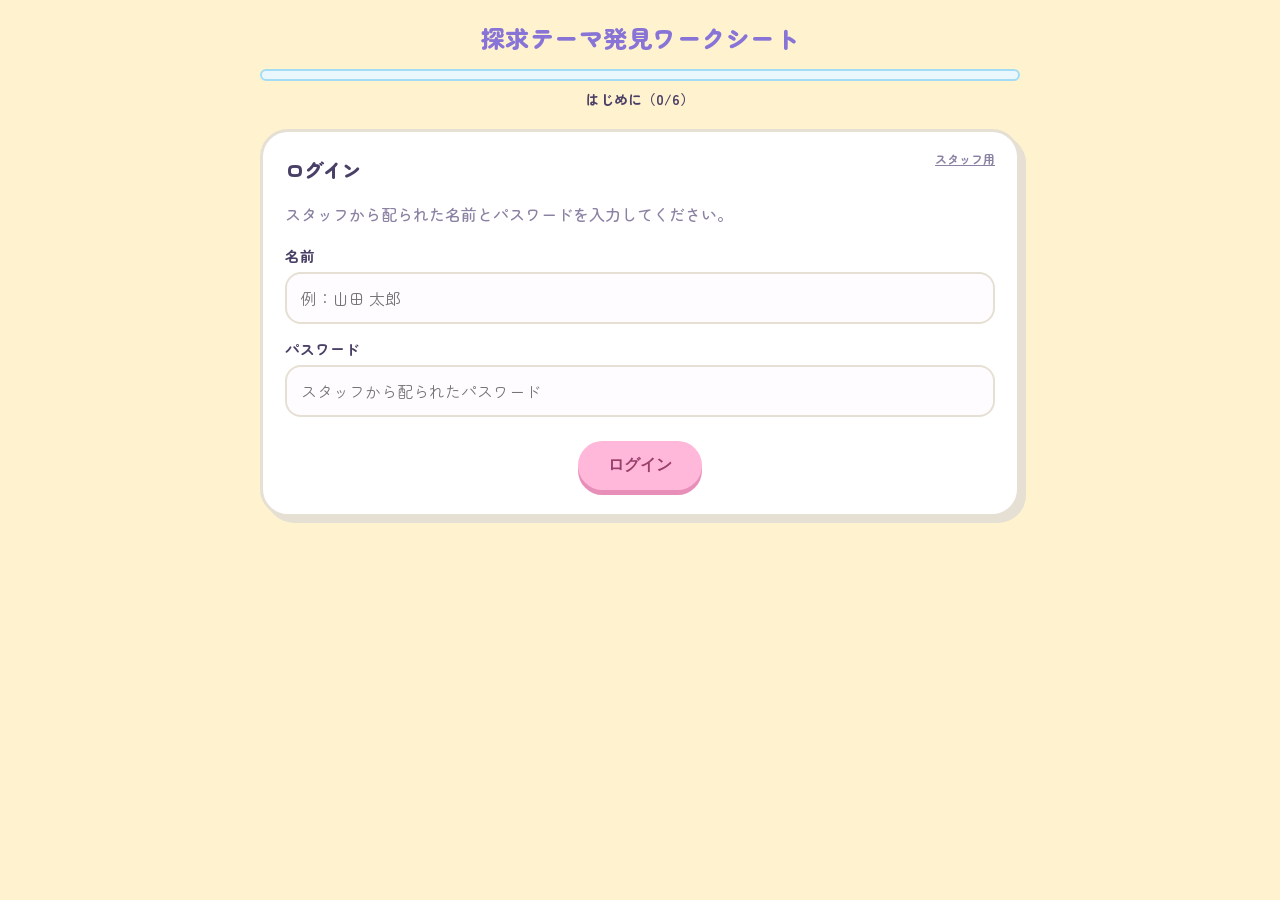
<file: index.html>
<!DOCTYPE html>
<html lang="ja">
<head>
<meta charset="UTF-8">
<meta name="viewport" content="width=device-width, initial-scale=1.0">
<meta name="robots" content="noindex, nofollow">
<link rel="icon" type="image/jpeg" href="favicon.jpg">
<title>探求テーマ発見ワークシート</title>
<link rel="stylesheet" href="style.css">
</head>
<body>
<div class="app">
  <div id="app-header"></div>

  <div class="card">
    <h2>「好き」や「気になる」から、調べてみたい問いをつくろう</h2>
    <p class="lead">
      まず30個の文を直感でチェックします。「少しでも気になる」「もっと知りたい」と思ったら
      点数を高めに、そうでなければ低めに選んでください。迷ったときは、深く考えすぎず
      今の気分で選んでOKです。
    </p>

    <label class="field">名前
      <input type="text" id="name" placeholder="例：山田 太郎">
    </label>
    <label class="field">学年
      <input type="text" id="grade" placeholder="例：中学2年">
    </label>
    <label class="field">日付
      <input type="date" id="date">
    </label>
  </div>

  <div class="intro-buttons">
    <button type="button" class="btn btn-primary" id="start-btn">はじめる →</button>
  </div>
  <div class="intro-buttons">
    <a class="btn btn-ghost" href="choose.html">← 戻る</a>
  </div>
</div>

<script src="app.js"></script>
<script>
  renderHeader(0);
  const auth = requireStudentAuth();

  if (auth) {
    const state = loadState();
    document.getElementById("name").value = auth.name;
    document.getElementById("name").disabled = true;
    document.getElementById("grade").value = state.profile.grade;
    document.getElementById("date").value = state.profile.date || new Date().toISOString().slice(0, 10);

    document.getElementById("start-btn").addEventListener("click", () => {
      state.profile.name = auth.name;
      state.profile.grade = document.getElementById("grade").value.trim();
      state.profile.date = document.getElementById("date").value;
      saveState(state);
      goTo("step1.html");
    });
  }
</script>
</body>
</html>
</file>
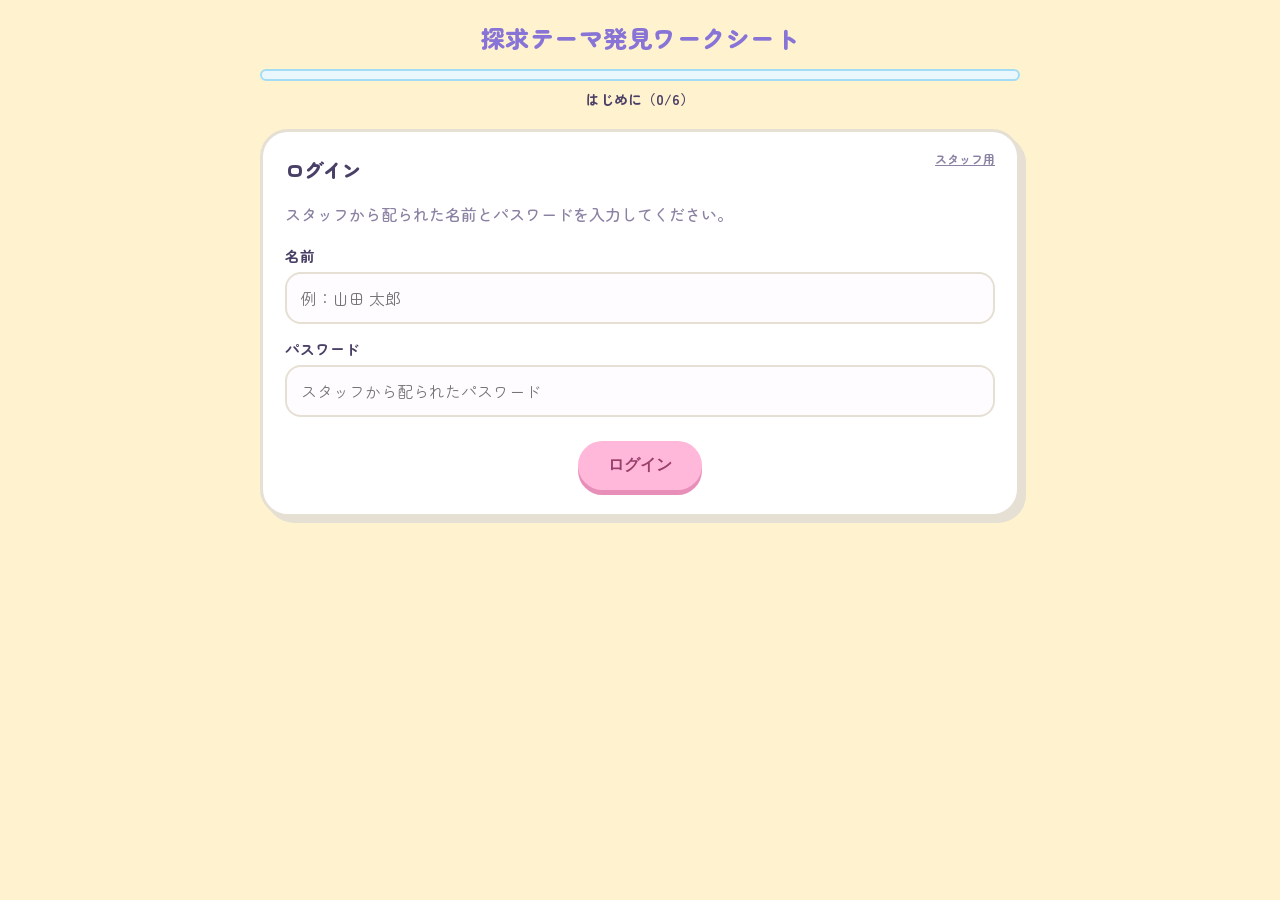
<file: choose.html>
<!DOCTYPE html>
<html lang="ja">
<head>
<meta charset="UTF-8">
<meta name="viewport" content="width=device-width, initial-scale=1.0">
<meta name="robots" content="noindex, nofollow">
<link rel="icon" type="image/jpeg" href="favicon.jpg">
<title>どちらを使いますか？｜探求テーマ発見ワークシート</title>
<link rel="stylesheet" href="style.css">
</head>
<body>
<div class="app">
  <div id="app-header"></div>

  <div class="card">
    <h2 id="welcome"></h2>
    <p class="lead">どちらのワークシートを使いますか？</p>
  </div>

  <div class="intro-buttons">
    <a class="btn btn-primary" href="index.html">中学生・高校生向け</a>
  </div>
  <div class="intro-buttons">
    <a class="btn btn-primary" href="elementary/start.html">小学生向け</a>
  </div>
  <div class="intro-buttons">
    <a class="btn btn-ghost" href="mypage.html">自分の結果を見る</a>
  </div>
  <div class="intro-buttons">
    <button type="button" class="btn btn-ghost" id="logout-btn" style="opacity:.7;">ログアウト</button>
  </div>
</div>

<script src="app.js"></script>
<script>
  renderHeader(0, { labels: ["はじめに"], total: 1 });
  const auth = requireStudentAuth();
  if (auth) {
    document.getElementById("welcome").textContent = `ようこそ、${auth.name}さん`;
    document.getElementById("logout-btn").addEventListener("click", logout);
  }
</script>
</body>
</html>
</file>
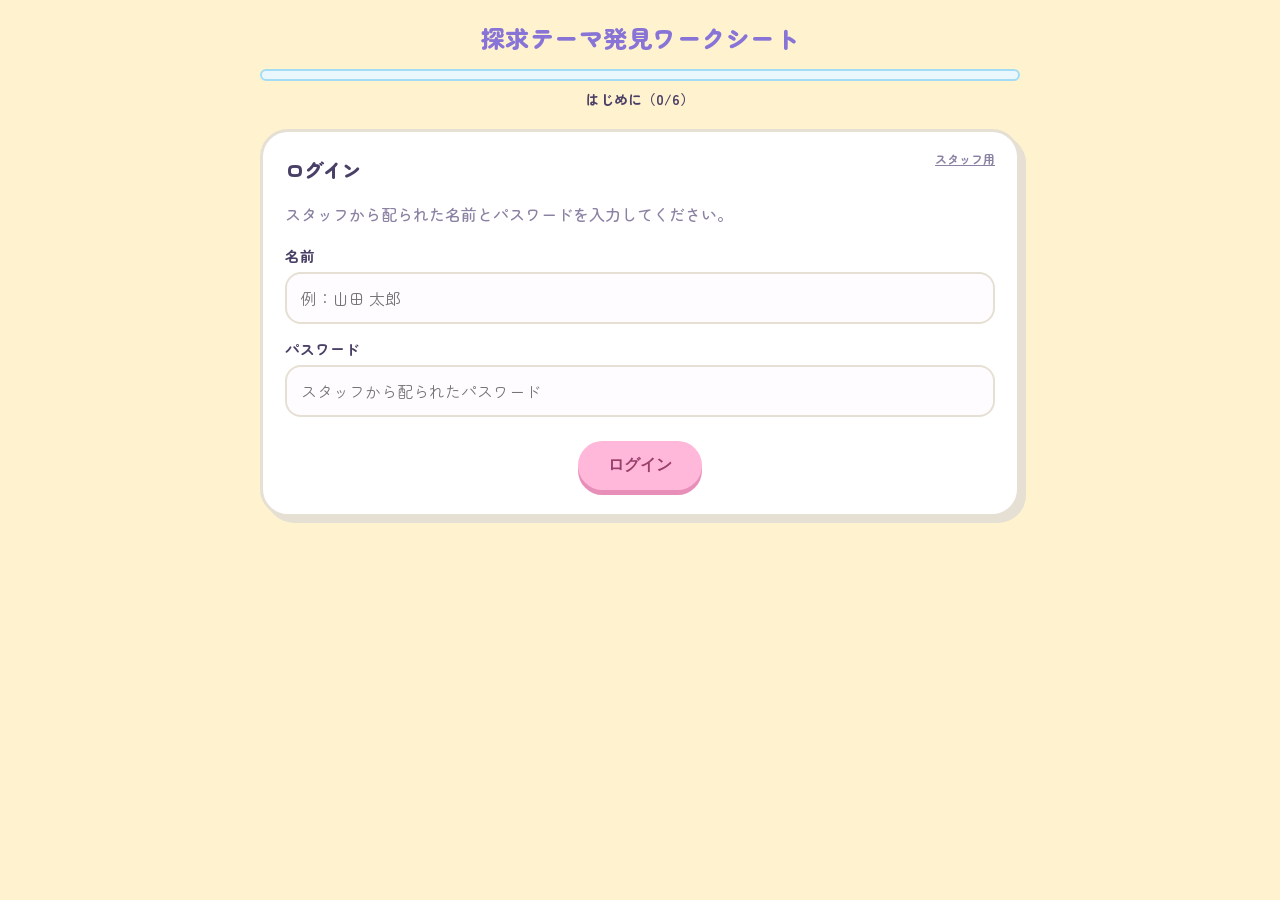
<file: login.html>
<!DOCTYPE html>
<html lang="ja">
<head>
<meta charset="UTF-8">
<meta name="viewport" content="width=device-width, initial-scale=1.0">
<meta name="robots" content="noindex, nofollow">
<link rel="icon" type="image/jpeg" href="favicon.jpg">
<title>ログイン｜探求テーマ発見ワークシート</title>
<link rel="stylesheet" href="style.css">
</head>
<body>
<div class="app">
  <div id="app-header"></div>

  <div class="card login-card">
    <button type="button" class="staff-link" id="toggle-staff">スタッフ用</button>
    <h2 id="login-title">ログイン</h2>

    <div id="student-form">
      <p class="lead">スタッフから配られた名前とパスワードを入力してください。</p>
      <label class="field">名前
        <input type="text" id="student-name" placeholder="例：山田 太郎">
      </label>
      <label class="field">パスワード
        <input type="text" id="student-password" placeholder="スタッフから配られたパスワード">
      </label>
      <p class="hint" id="student-error" style="color:#c2410c;"></p>
      <div class="intro-buttons">
        <button type="button" class="btn btn-primary" id="student-login-btn">ログイン</button>
      </div>
    </div>

    <div id="staff-form" style="display:none;">
      <p class="lead">スタッフ用のログインです。</p>
      <label class="field">スタッフパスワード
        <input type="text" id="staff-password" placeholder="スタッフ共通パスワード">
      </label>
      <p class="hint" id="staff-error" style="color:#c2410c;"></p>
      <div class="intro-buttons">
        <button type="button" class="btn btn-primary" id="staff-login-btn">ログイン</button>
      </div>
    </div>
  </div>
</div>

<script src="app.js"></script>
<script>
  renderHeader(0);

  const studentForm = document.getElementById("student-form");
  const staffForm = document.getElementById("staff-form");

  const toggleBtn = document.getElementById("toggle-staff");
  const titleEl = document.getElementById("login-title");
  let staffMode = false;
  toggleBtn.addEventListener("click", () => {
    staffMode = !staffMode;
    studentForm.style.display = staffMode ? "none" : "block";
    staffForm.style.display = staffMode ? "block" : "none";
    toggleBtn.textContent = staffMode ? "生徒用に戻る" : "スタッフ用";
    titleEl.textContent = staffMode ? "スタッフログイン" : "ログイン";
  });

  document.getElementById("student-login-btn").addEventListener("click", async () => {
    const name = document.getElementById("student-name").value.trim();
    const password = document.getElementById("student-password").value.trim();
    const errorEl = document.getElementById("student-error");
    errorEl.textContent = "";
    if (!name || !password) {
      errorEl.textContent = "名前とパスワードを入力してください。";
      return;
    }
    const btn = document.getElementById("student-login-btn");
    btn.disabled = true;
    const result = await apiCall("login_student", { name, password });
    btn.disabled = false;
    if (result.ok) {
      sessionStorage.setItem(AUTH_KEY_STUDENT, JSON.stringify({ name, password }));
      goTo("choose.html");
    } else {
      errorEl.textContent = result.error || "ログインできませんでした。";
    }
  });

  document.getElementById("staff-login-btn").addEventListener("click", async () => {
    const password = document.getElementById("staff-password").value.trim();
    const errorEl = document.getElementById("staff-error");
    errorEl.textContent = "";
    if (!password) {
      errorEl.textContent = "パスワードを入力してください。";
      return;
    }
    const btn = document.getElementById("staff-login-btn");
    btn.disabled = true;
    const result = await apiCall("login_staff", { password });
    btn.disabled = false;
    if (result.ok) {
      sessionStorage.setItem(AUTH_KEY_STAFF, JSON.stringify({ password }));
      goTo("staff.html");
    } else {
      errorEl.textContent = result.error || "ログインできませんでした。";
    }
  });
</script>
</body>
</html>
</file>
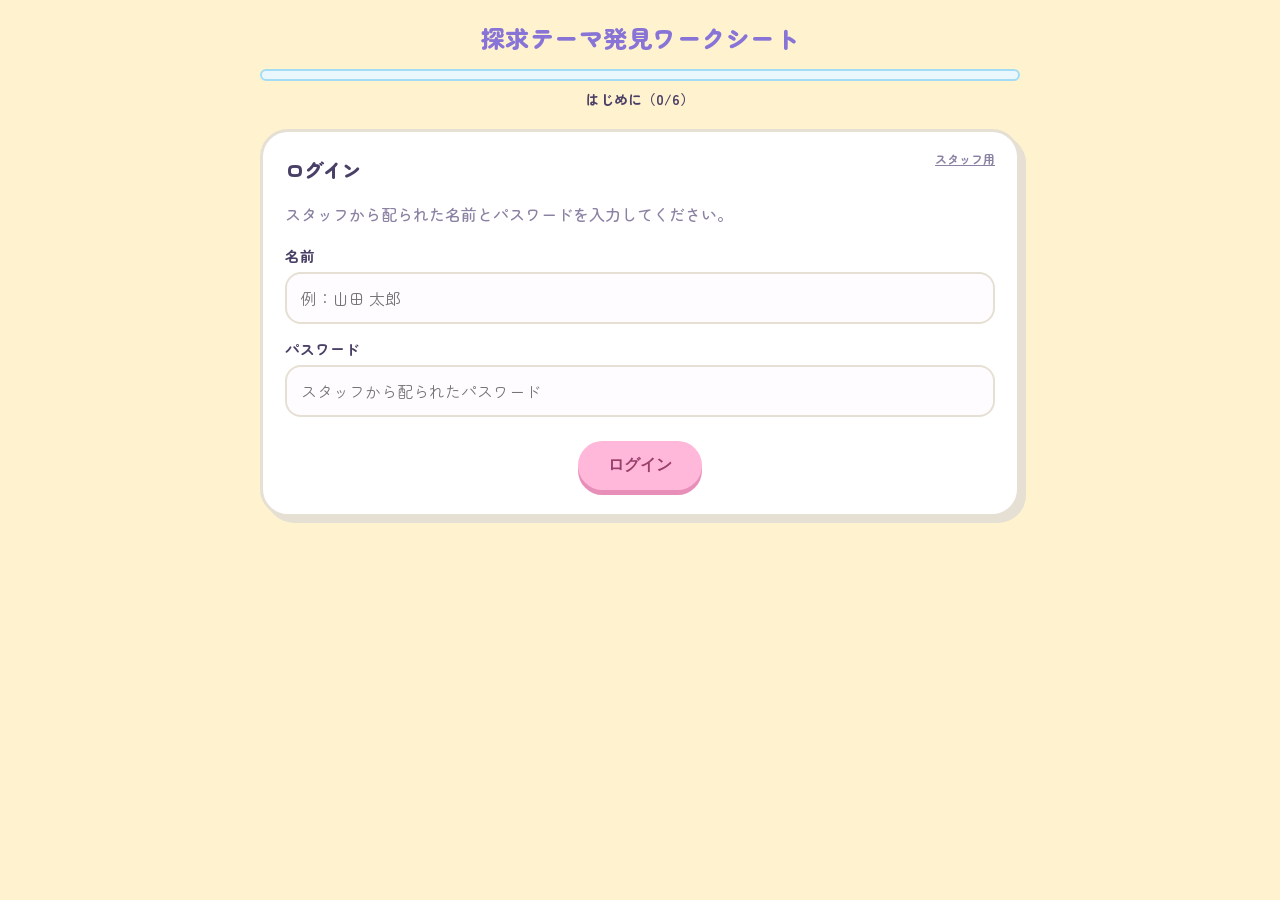
<file: mypage.html>
<!DOCTYPE html>
<html lang="ja">
<head>
<meta charset="UTF-8">
<meta name="viewport" content="width=device-width, initial-scale=1.0">
<meta name="robots" content="noindex, nofollow">
<link rel="icon" type="image/jpeg" href="favicon.jpg">
<title>自分の結果｜探求テーマ発見ワークシート</title>
<link rel="stylesheet" href="style.css">
</head>
<body>
<div class="app">
  <div id="app-header"></div>

  <div class="card">
    <h2>自分の結果</h2>
    <p class="lead" id="status-line">読み込み中...</p>
    <div id="result-area" style="display:none;">
      <p class="hint" id="profile-line"></p>
      <div class="hexagon-wrap"><div id="hexagon" class="hex-box"></div></div>
      <div class="summary-box" id="summary"></div>
    </div>
  </div>

  <div class="final-actions">
    <a class="btn btn-ghost" href="choose.html">ワークシートへ戻る</a>
    <button type="button" class="btn btn-ghost" id="logout-btn">ログアウト</button>
  </div>
</div>

<script src="app.js"></script>
<script>
  renderHeader(0);
  const auth = requireStudentAuth();

  if (auth) {
    document.getElementById("logout-btn").addEventListener("click", logout);

    apiCall("get_my_result", { name: auth.name, password: auth.password }).then(result => {
      const statusEl = document.getElementById("status-line");
      if (!result.ok) {
        statusEl.textContent = result.error === "まだ提出されていません"
          ? "まだ結果を提出していません。ワークシートを最後まで進めてから、もう一度確認してください。"
          : `結果を読み込めませんでした（${result.error || "不明なエラー"}）。`;
        return;
      }
      statusEl.style.display = "none";
      const record = result.record;
      document.getElementById("result-area").style.display = "block";
      document.getElementById("profile-line").textContent =
        `名前：${record.名前 || "-"}　学年：${record.学年 || "-"}　日付：${record.日付 || "-"}`;
      const isES = record.トラック === "小学生";
      renderHexagon(document.getElementById("hexagon"), scoresFromRecord(record), {
        maxVal: isES ? 10 : 25,
        categories: isES ? ES_CATEGORIES : CATEGORIES
      });
      document.getElementById("summary").textContent = record.サマリー || "";
    });
  }
</script>
</body>
</html>
</file>
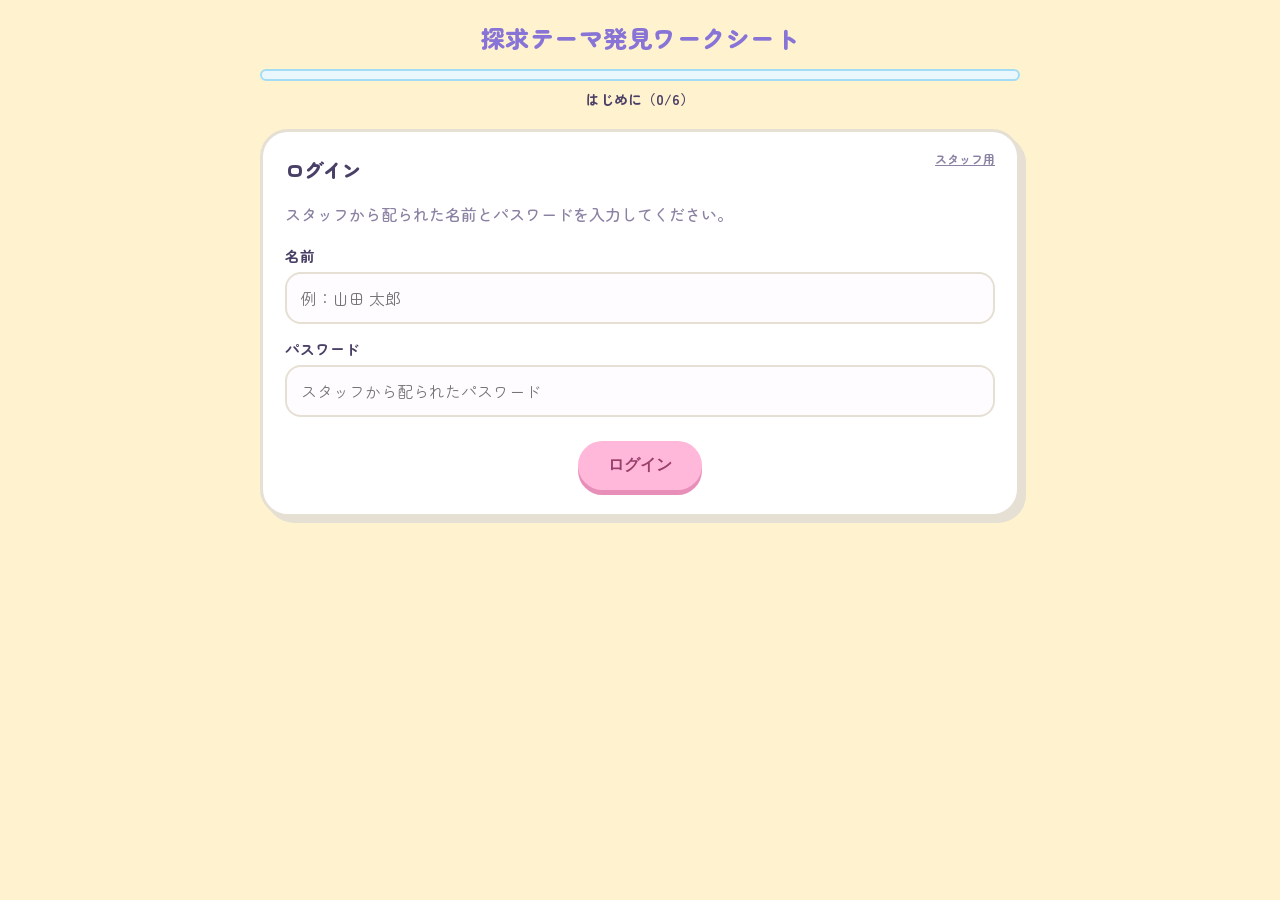
<file: staff.html>
<!DOCTYPE html>
<html lang="ja">
<head>
<meta charset="UTF-8">
<meta name="viewport" content="width=device-width, initial-scale=1.0">
<meta name="robots" content="noindex, nofollow">
<link rel="icon" type="image/jpeg" href="favicon.jpg">
<title>スタッフ用一覧｜探求テーマ発見ワークシート</title>
<link rel="stylesheet" href="style.css">
<style>
  .student-row {
    display: flex;
    justify-content: space-between;
    align-items: center;
    padding: 14px 0;
    border-bottom: 2px dashed var(--border);
    cursor: pointer;
  }
  .student-row:last-child { border-bottom: none; }
  .student-row .name { font-weight: 900; }
  .student-row .meta { font-size: .82rem; color: var(--muted); }
  .detail-panel { display: none; padding: 10px 0 18px; }
  .detail-panel.open { display: block; }
</style>
</head>
<body>
<div class="app">
  <div id="app-header"></div>

  <div class="card">
    <h2>スタッフ用一覧</h2>
    <p class="lead" id="status-line">読み込み中...</p>
    <div id="list-area"></div>
  </div>

  <div class="final-actions">
    <button type="button" class="btn btn-ghost" id="reload-btn">再読み込み</button>
    <button type="button" class="btn btn-ghost" id="logout-btn">ログアウト</button>
  </div>
</div>

<script src="app.js"></script>
<script>
  renderHeader(0);
  const auth = requireStaffAuth();

  if (auth) {
    document.getElementById("logout-btn").addEventListener("click", logout);
    document.getElementById("reload-btn").addEventListener("click", load);

    function renderList(records) {
      const listEl = document.getElementById("list-area");
      if (records.length === 0) {
        listEl.innerHTML = "<p class=\"hint\">まだ提出はありません。</p>";
        return;
      }
      listEl.innerHTML = records.map((record, i) => `
        <div class="student-row" data-idx="${i}">
          <div>
            <div class="name">${record.名前 || "(名前なし)"}${record.トラック ? `（${record.トラック}）` : ""}</div>
            <div class="meta">学年：${record.学年 || "-"}　日付：${record.日付 || "-"}</div>
          </div>
          <div class="meta">キーワード：${record.キーワード || "-"}</div>
        </div>
        <div class="detail-panel" id="detail-${i}">
          <p class="hint" id="detail-profile-${i}"></p>
          <div class="hexagon-wrap"><div id="hexagon-${i}" class="hex-box hex-box-sm"></div></div>
          <div class="summary-box">${(record.サマリー || "").replace(/</g, "&lt;")}</div>
        </div>
      `).join("");

      records.forEach((record, i) => {
        document.querySelector(`.student-row[data-idx="${i}"]`).addEventListener("click", () => {
          const panel = document.getElementById(`detail-${i}`);
          const isOpen = panel.classList.contains("open");
          document.querySelectorAll(".detail-panel.open").forEach(p => p.classList.remove("open"));
          if (!isOpen) {
            panel.classList.add("open");
            if (!panel.dataset.rendered) {
              const isES = record.トラック === "小学生";
              renderHexagon(document.getElementById(`hexagon-${i}`), scoresFromRecord(record), {
                maxVal: isES ? 10 : 25,
                categories: isES ? ES_CATEGORIES : CATEGORIES
              });
              panel.dataset.rendered = "1";
            }
          }
        });
      });
    }

    async function load() {
      const statusEl = document.getElementById("status-line");
      statusEl.style.display = "block";
      statusEl.textContent = "読み込み中...";
      document.getElementById("list-area").innerHTML = "";
      const result = await apiCall("get_all_results", { password: auth.password });
      if (!result.ok) {
        statusEl.textContent = `読み込めませんでした（${result.error || "不明なエラー"}）。`;
        return;
      }
      statusEl.style.display = "none";
      renderList(result.records);
    }

    load();
  }
</script>
</body>
</html>
</file>
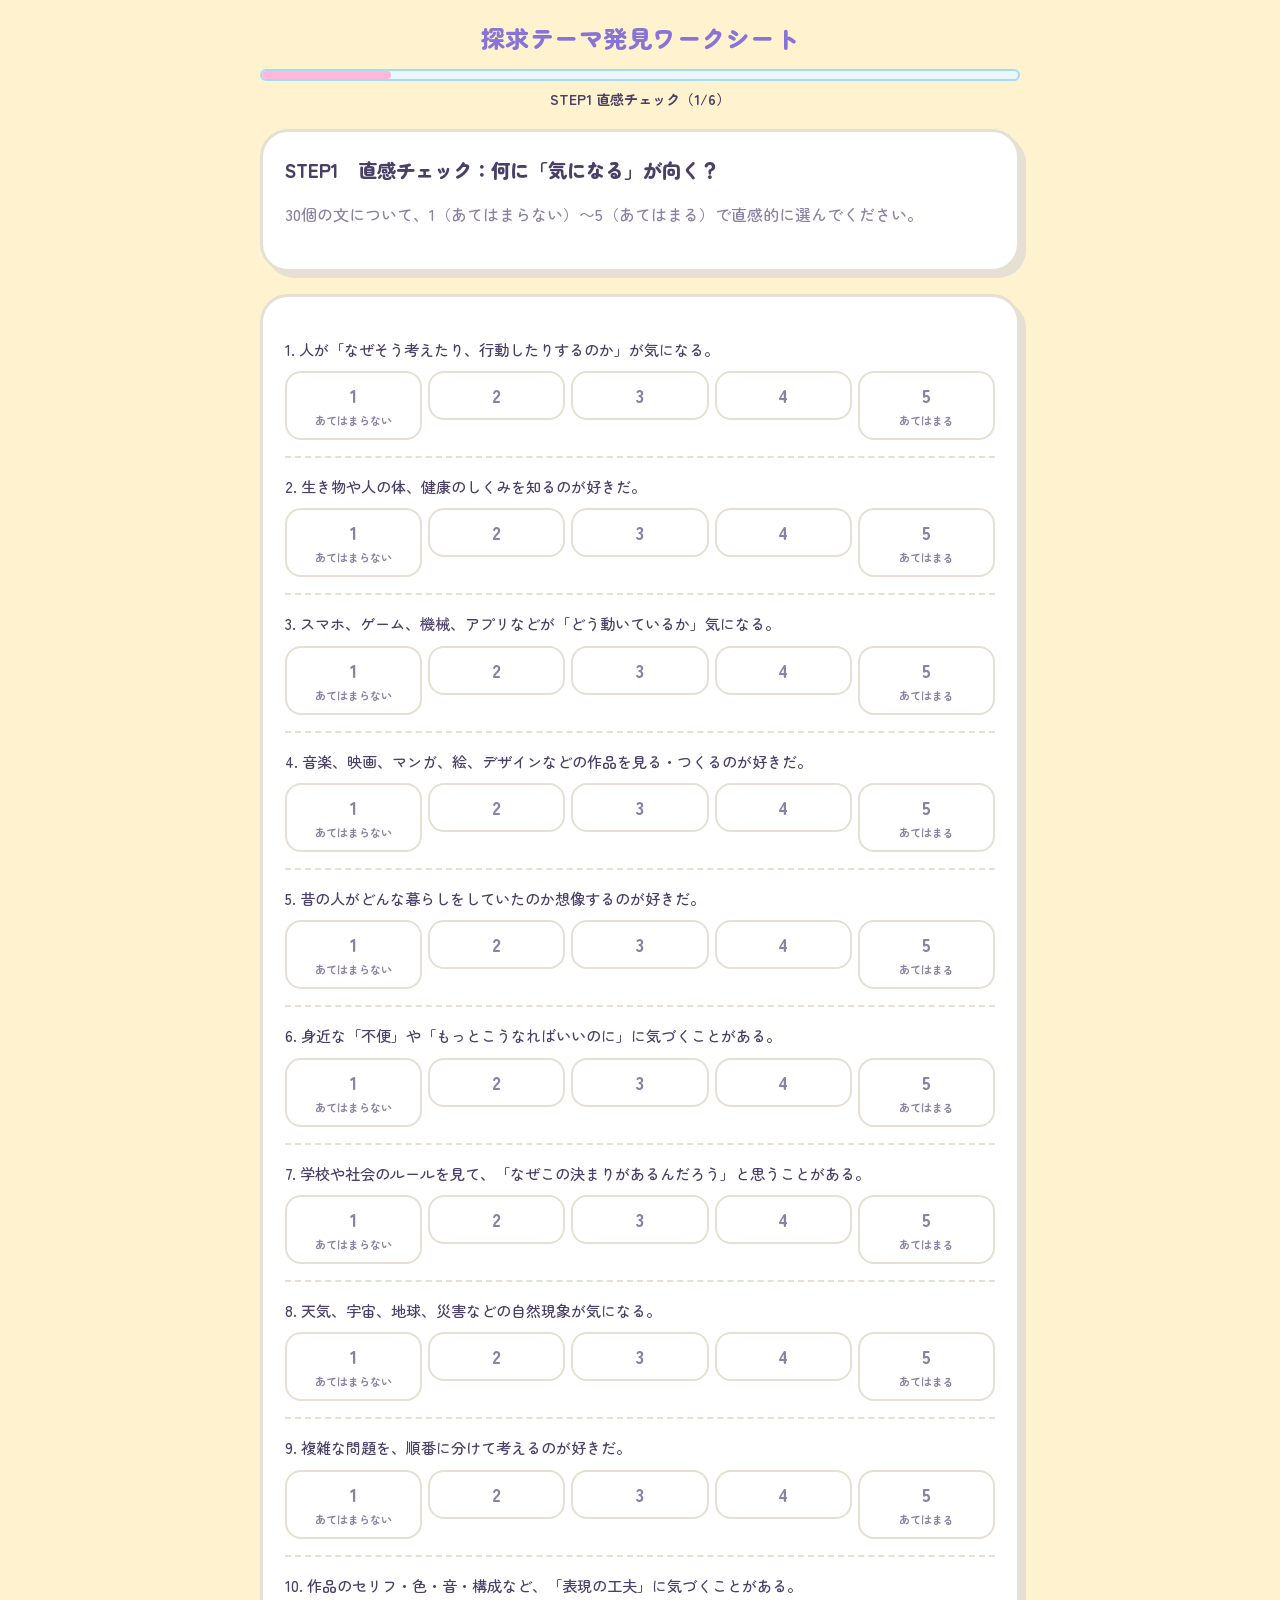
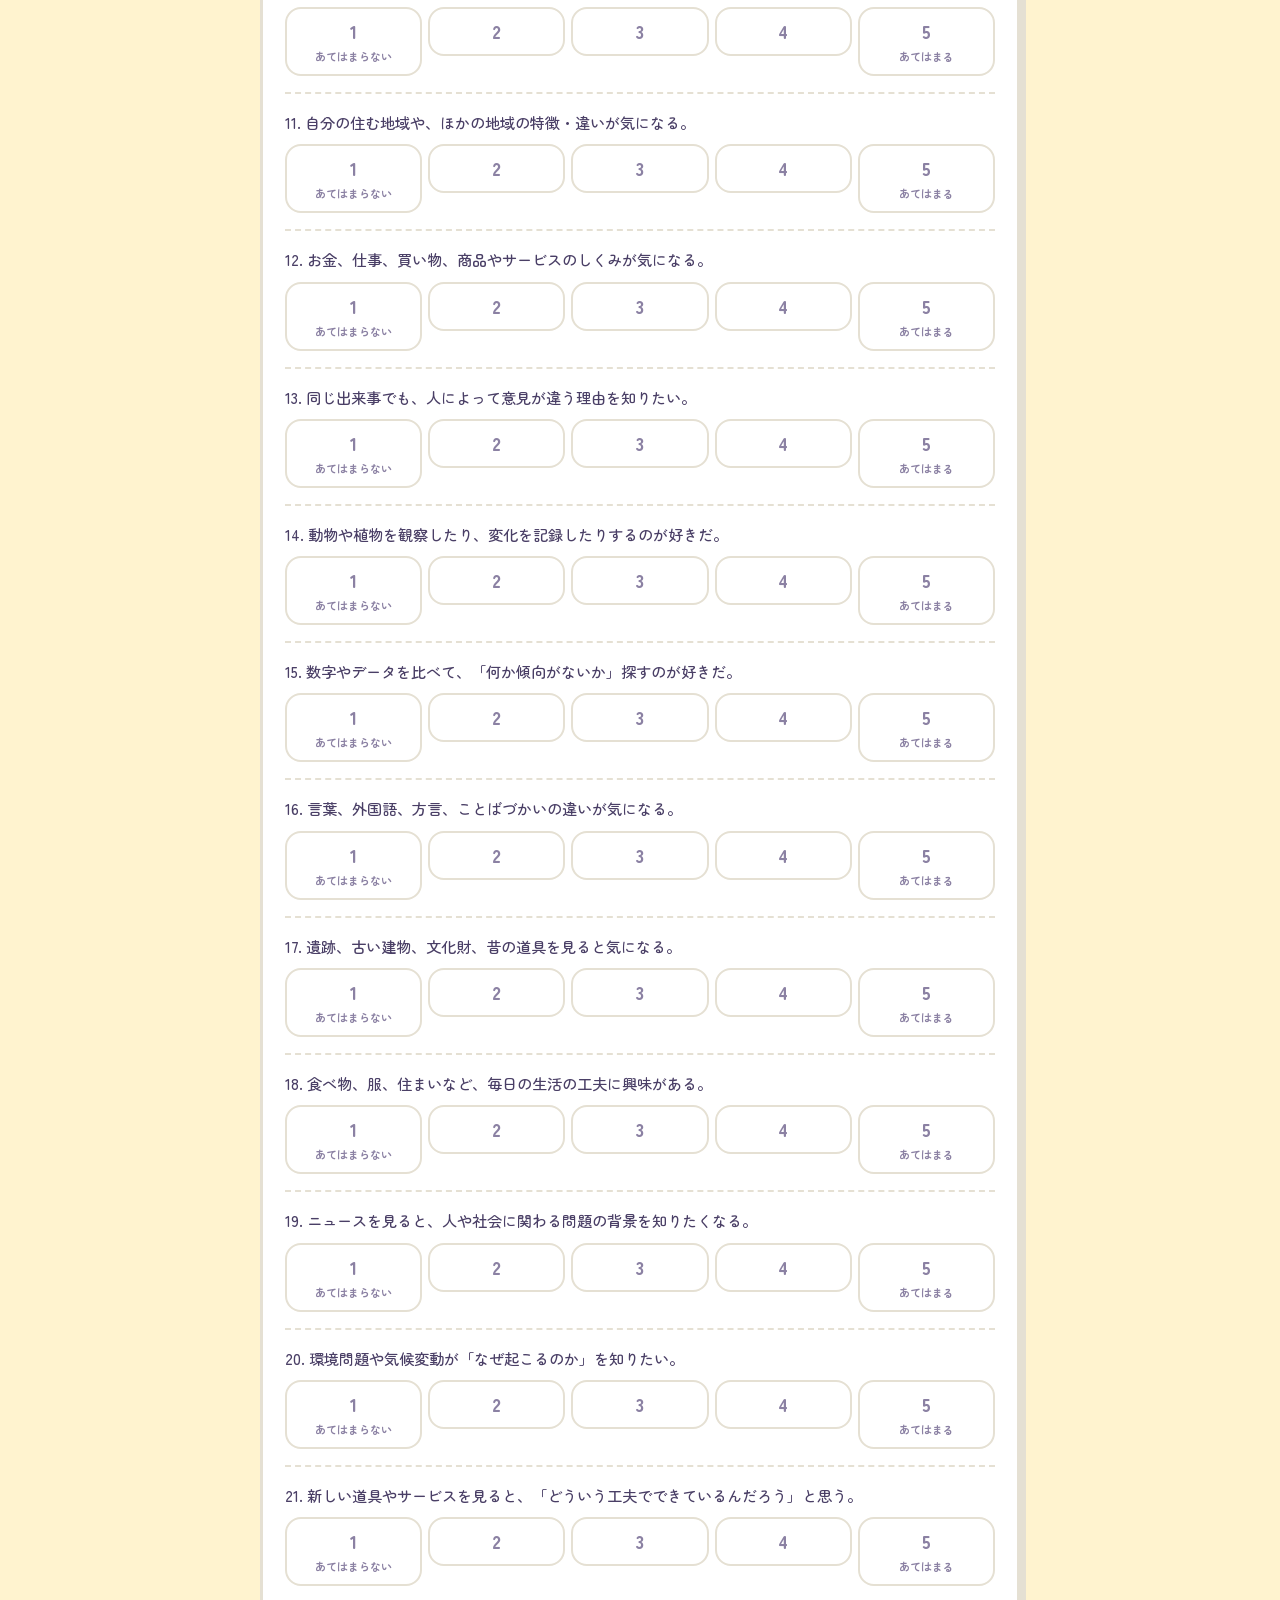
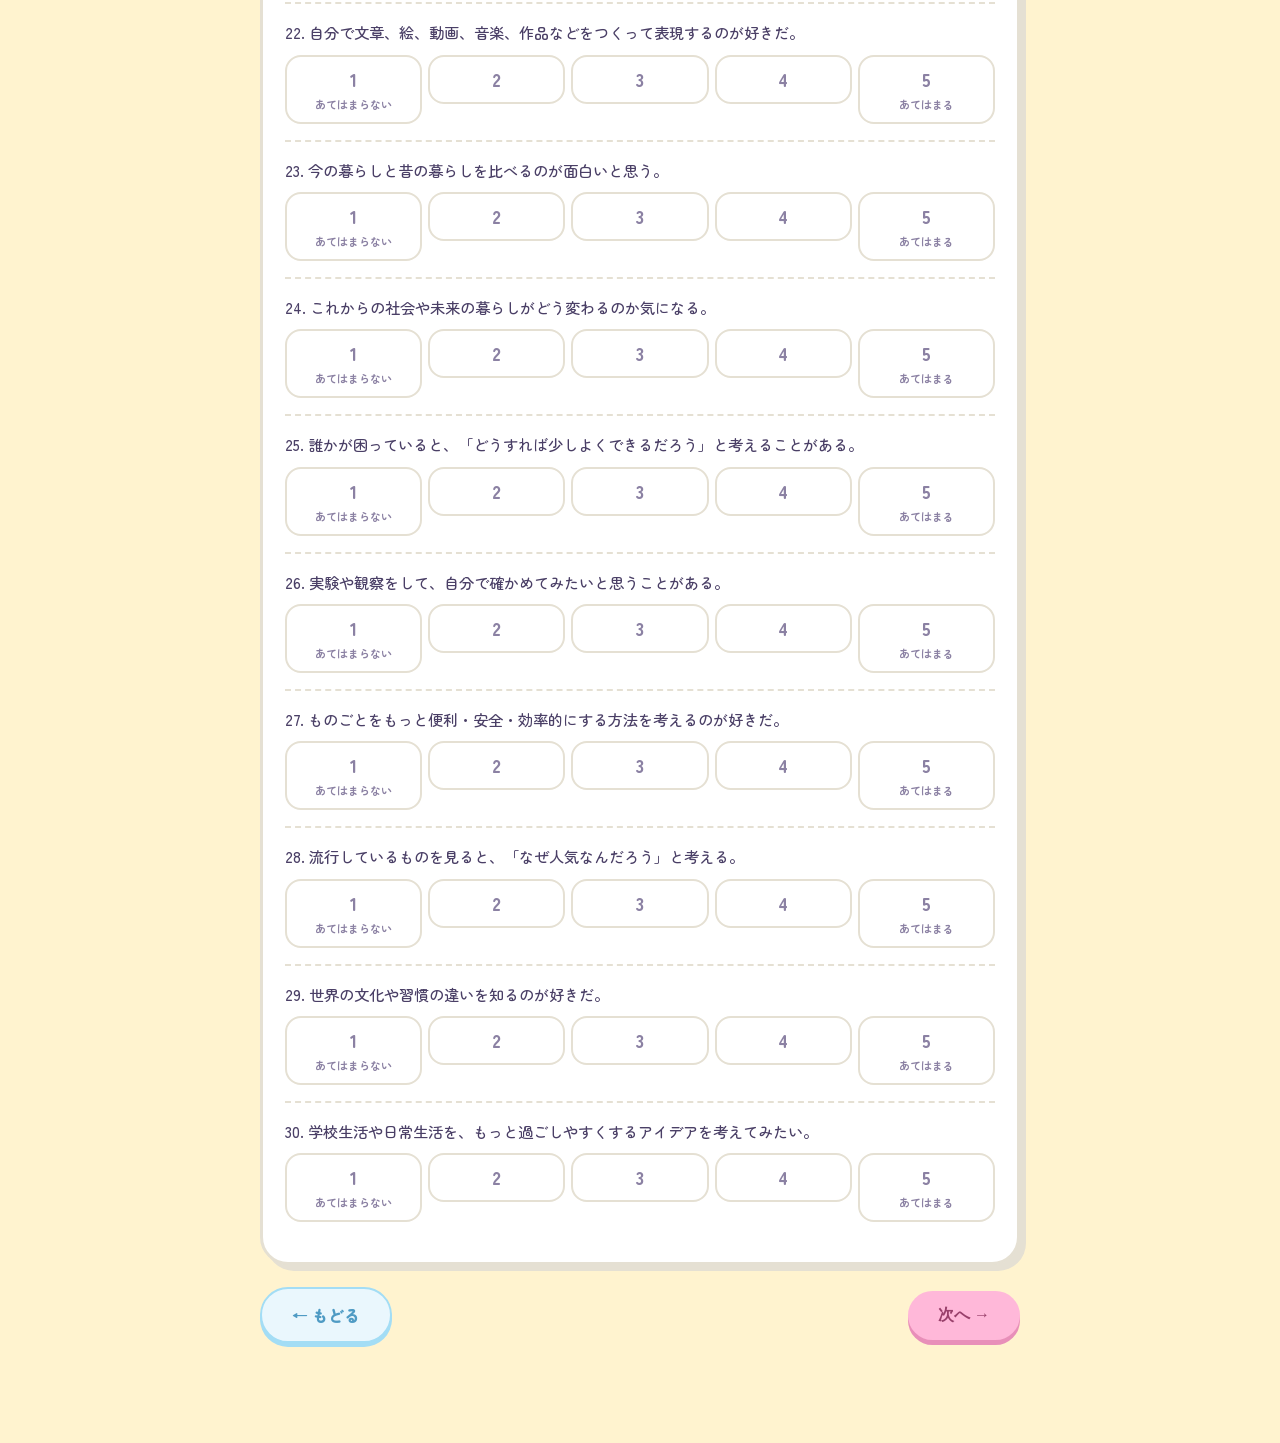
<file: step1.html>
<!DOCTYPE html>
<html lang="ja">
<head>
<meta charset="UTF-8">
<meta name="viewport" content="width=device-width, initial-scale=1.0">
<meta name="robots" content="noindex, nofollow">
<link rel="icon" type="image/jpeg" href="favicon.jpg">
<title>STEP1 直感チェック｜探求テーマ発見ワークシート</title>
<link rel="stylesheet" href="style.css">
</head>
<body>
<div class="app">
  <div id="app-header"></div>

  <div class="card">
    <h2>STEP1　直感チェック：何に「気になる」が向く？</h2>
    <p class="lead">30個の文について、1（あてはまらない）〜5（あてはまる）で直感的に選んでください。</p>
  </div>

  <div class="card" id="questions"></div>

  <div id="nav"></div>
</div>

<script src="app.js"></script>
<script>
  renderHeader(1);
  const state = loadState();

  const wrap = document.getElementById("questions");
  wrap.innerHTML = QUESTIONS.map(q => `
    <div class="question-row">
      <div class="question-text">${q.id}. ${q.text}</div>
      <div class="scale">
        ${[1,2,3,4,5].map(v => `
          <label>
            <input type="radio" name="q${q.id}" value="${v}" ${Number(state.answers[q.id]) === v ? "checked" : ""}>
            <span class="opt"><span class="num">${v}</span>${v === 1 ? "あてはまらない" : v === 5 ? "あてはまる" : ""}</span>
          </label>
        `).join("")}
      </div>
    </div>
  `).join("");

  navButtons("nav", {
    prevHref: "index.html",
    nextLabel: "次へ →",
    onNext: () => {
      const answers = {};
      let missing = 0;
      QUESTIONS.forEach(q => {
        const checked = document.querySelector(`input[name="q${q.id}"]:checked`);
        if (checked) answers[q.id] = Number(checked.value);
        else missing++;
      });
      if (missing > 0) {
        alert(`未回答の質問が ${missing} 個あります。すべて選んでから次へ進んでください。`);
        return;
      }
      state.answers = answers;
      state.scores = computeScores(answers);
      saveState(state);
      goTo("step2.html");
    }
  });
</script>
</body>
</html>
</file>
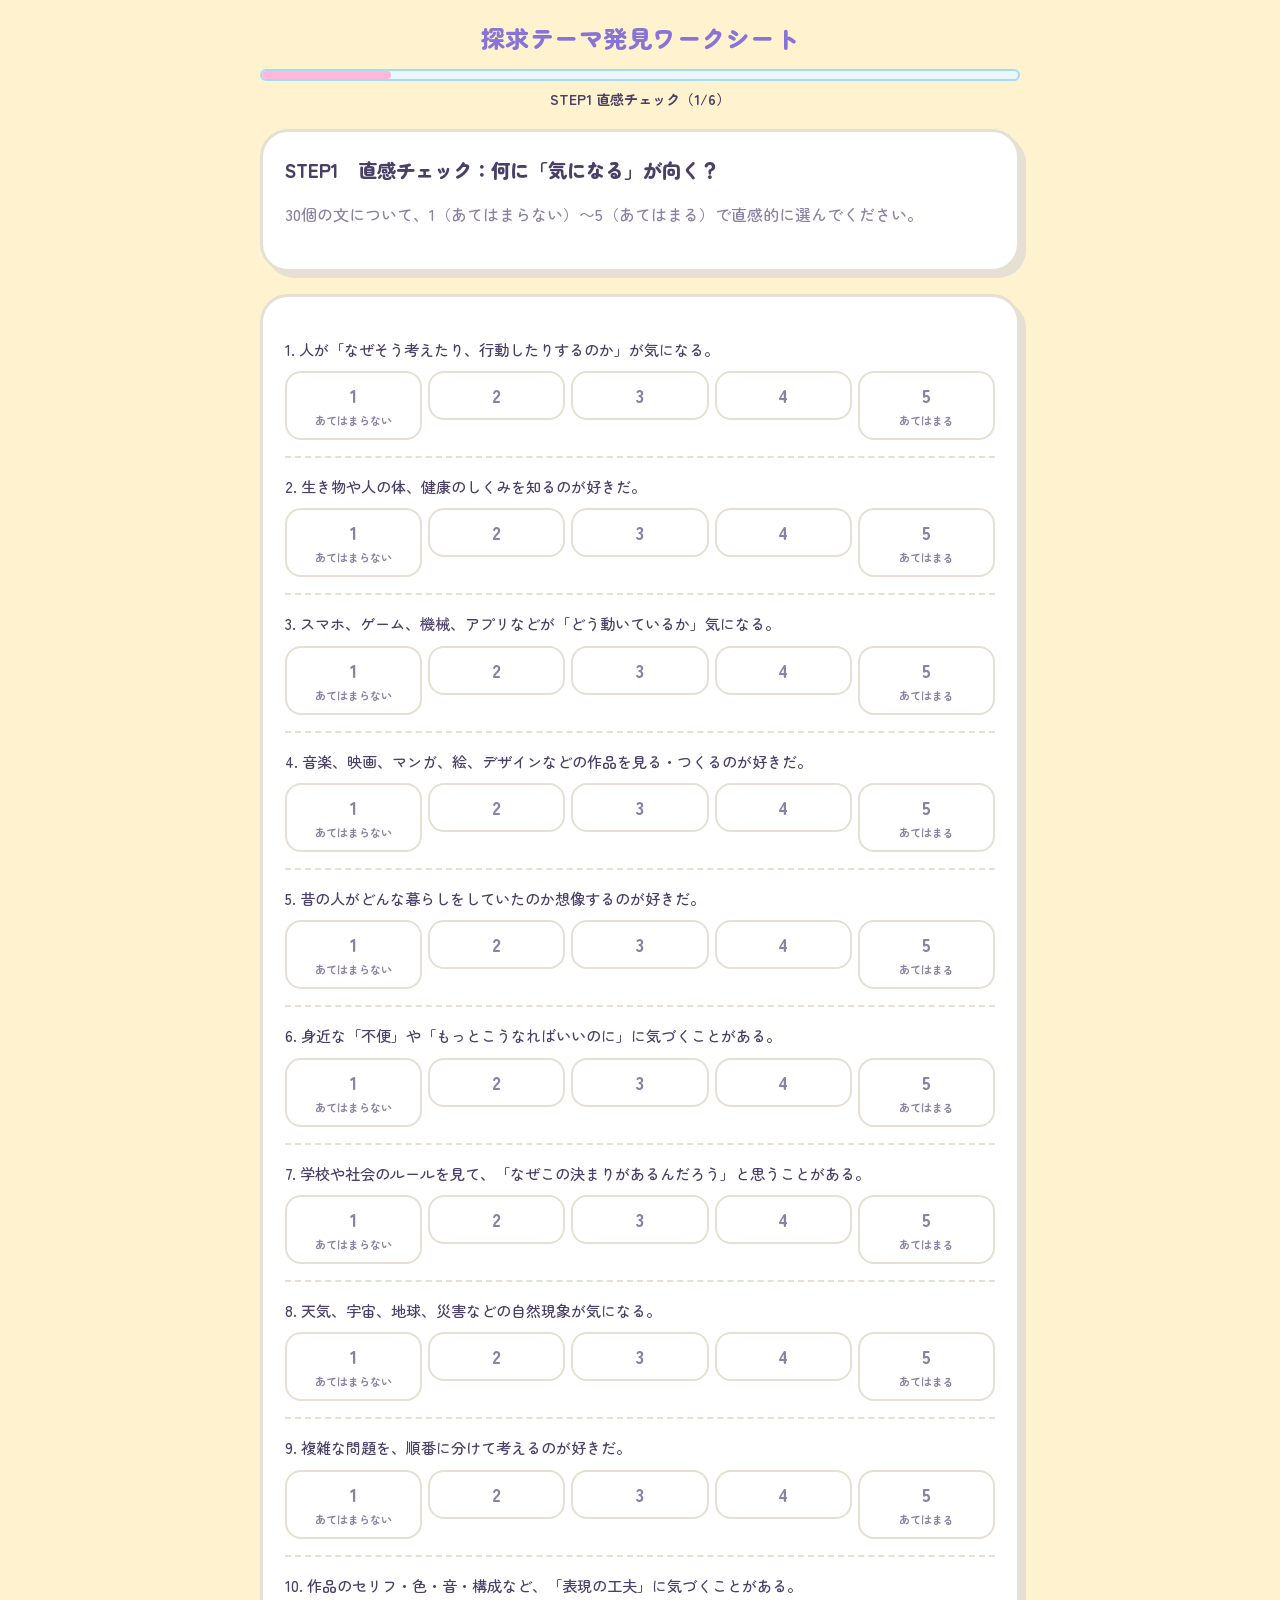
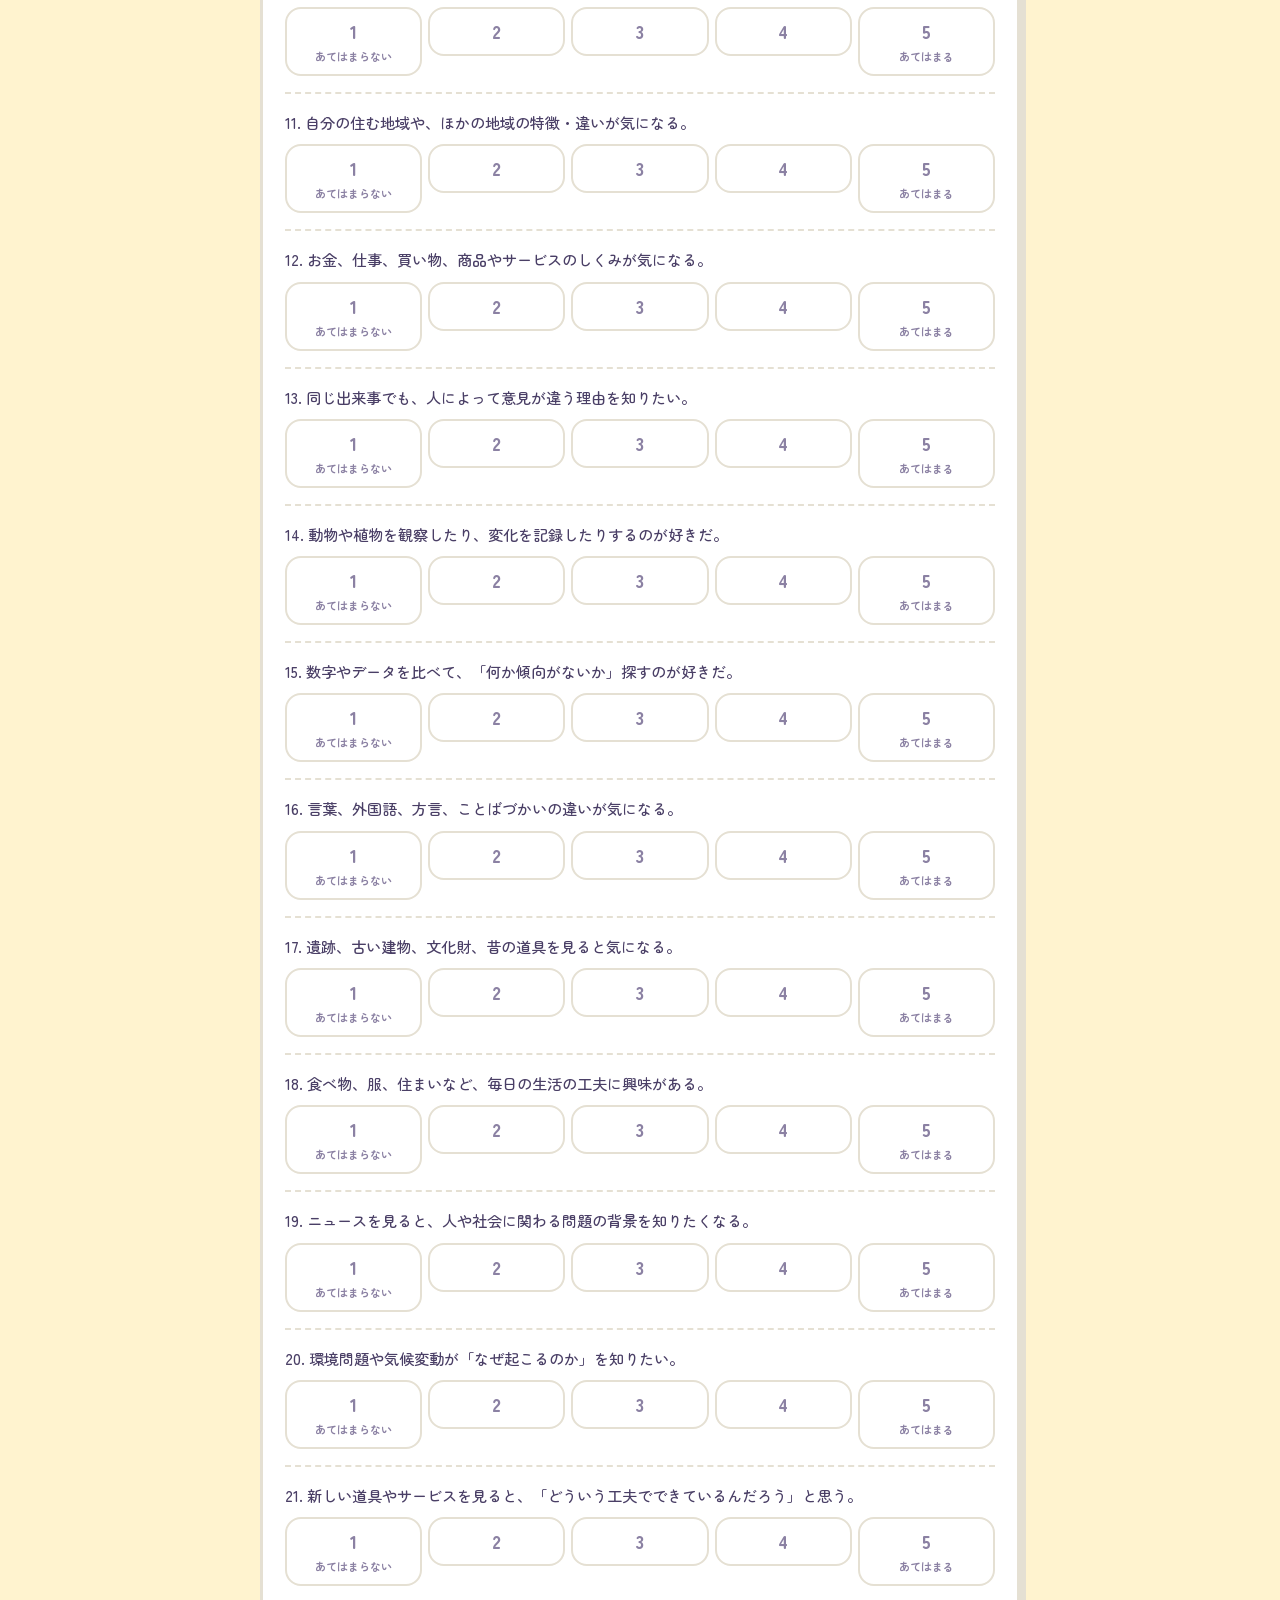
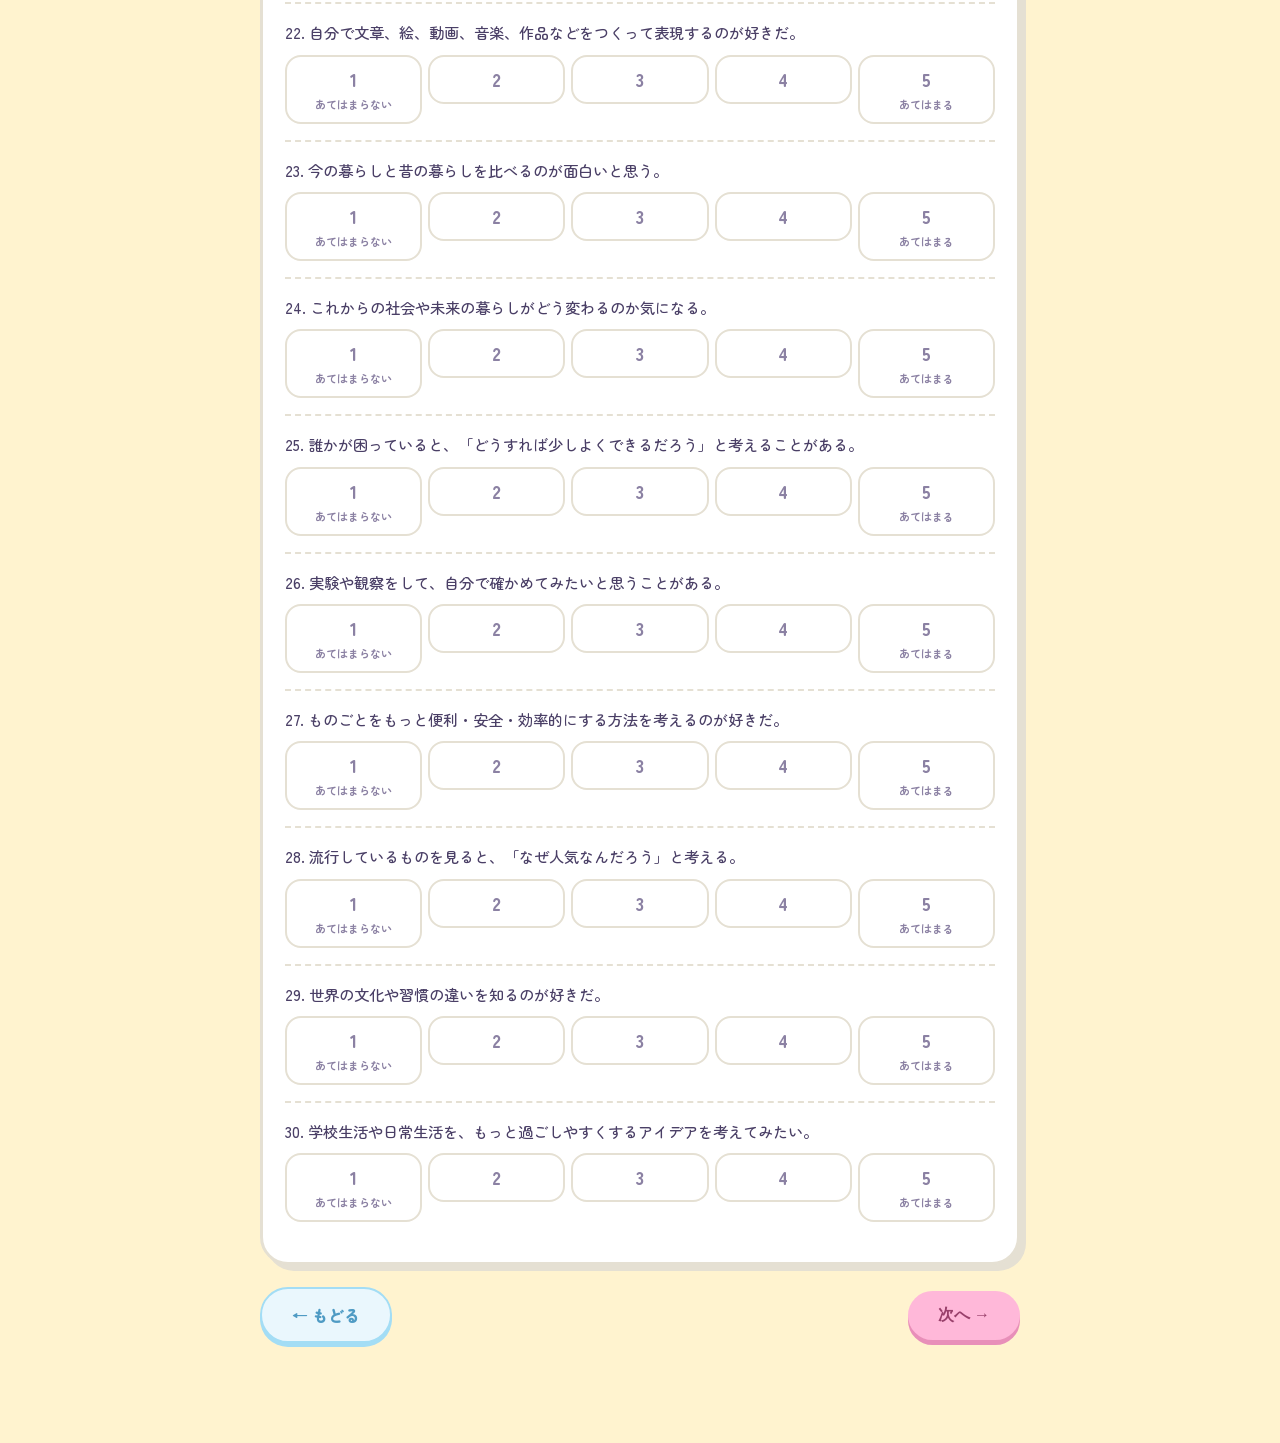
<file: step3.html>
<!DOCTYPE html>
<html lang="ja">
<head>
<meta charset="UTF-8">
<meta name="viewport" content="width=device-width, initial-scale=1.0">
<meta name="robots" content="noindex, nofollow">
<link rel="icon" type="image/jpeg" href="favicon.jpg">
<title>STEP3 キーワード｜探求テーマ発見ワークシート</title>
<link rel="stylesheet" href="style.css">
</head>
<body>
<div class="app">
  <div id="app-header"></div>

  <div class="card">
    <h2>STEP3　気になるキーワードを集めよう！</h2>
    <p class="lead">STEP2で点数が高かった方向を中心に、気になる言葉を3〜5個選びましょう。自分で思いついた言葉を「その他」に書き足してもOKです。</p>
    <div class="select-count" id="count"></div>
  </div>

  <div class="card" id="cat-list"></div>

  <div id="nav"></div>
</div>

<script src="app.js"></script>
<script>
  renderHeader(3);
  const state = loadState();
  if (!state.scores) goTo("step1.html");

  const order = topCategories(state.scores, 6).map(c => c.key);

  const listEl = document.getElementById("cat-list");
  listEl.innerHTML = order.map(k => {
    const cat = categoryByKey(k);
    const selected = state.keywords[k] || [];
    return `
      <div class="cat-block">
        <h3 style="color:${cat.color}">${cat.name}</h3>
        <p class="cat-desc">${cat.desc}</p>
        <div class="chip-grid">
          ${cat.keywords.map(kw => `
            <label class="chip">
              <input type="checkbox" data-cat="${k}" value="${kw}" ${selected.includes(kw) ? "checked" : ""}>
              <span class="chip-label" style="--c:${cat.color}">${kw}</span>
            </label>
          `).join("")}
        </div>
        <label class="field" style="margin-top:10px;">その他（自由記入）
          <input type="text" id="other-${k}" value="${state.customKeywords[k] || ""}" placeholder="思いついた言葉があれば">
        </label>
      </div>
    `;
  }).join("");

  // chip color styling on check
  document.querySelectorAll(".chip input").forEach(input => {
    const cat = categoryByKey(input.dataset.cat);
    const labelEl = input.nextElementSibling;
    const apply = () => {
      if (input.checked) {
        labelEl.style.background = cat.color;
        labelEl.style.color = "#fff";
      } else {
        labelEl.style.background = "";
        labelEl.style.color = "";
      }
    };
    apply();
    input.addEventListener("change", () => { apply(); updateCount(); });
  });

  function updateCount() {
    const n = document.querySelectorAll(".chip input:checked").length;
    const countEl = document.getElementById("count");
    countEl.textContent = `選択中：${n}個（目安は3〜5個）`;
    countEl.className = "select-count" + (n < 3 || n > 5 ? " warn" : "");
  }
  updateCount();

  navButtons("nav", {
    prevHref: "step2.html",
    nextLabel: "次へ →",
    onNext: () => {
      const keywords = { A: [], B: [], C: [], D: [], E: [], F: [] };
      document.querySelectorAll(".chip input:checked").forEach(input => {
        keywords[input.dataset.cat].push(input.value);
      });
      const customKeywords = {};
      order.forEach(k => {
        customKeywords[k] = document.getElementById(`other-${k}`).value.trim();
      });
      state.keywords = Object.assign(state.keywords, keywords);
      state.customKeywords = Object.assign(state.customKeywords, customKeywords);
      saveState(state);
      goTo("step4.html");
    }
  });
</script>
</body>
</html>
</file>
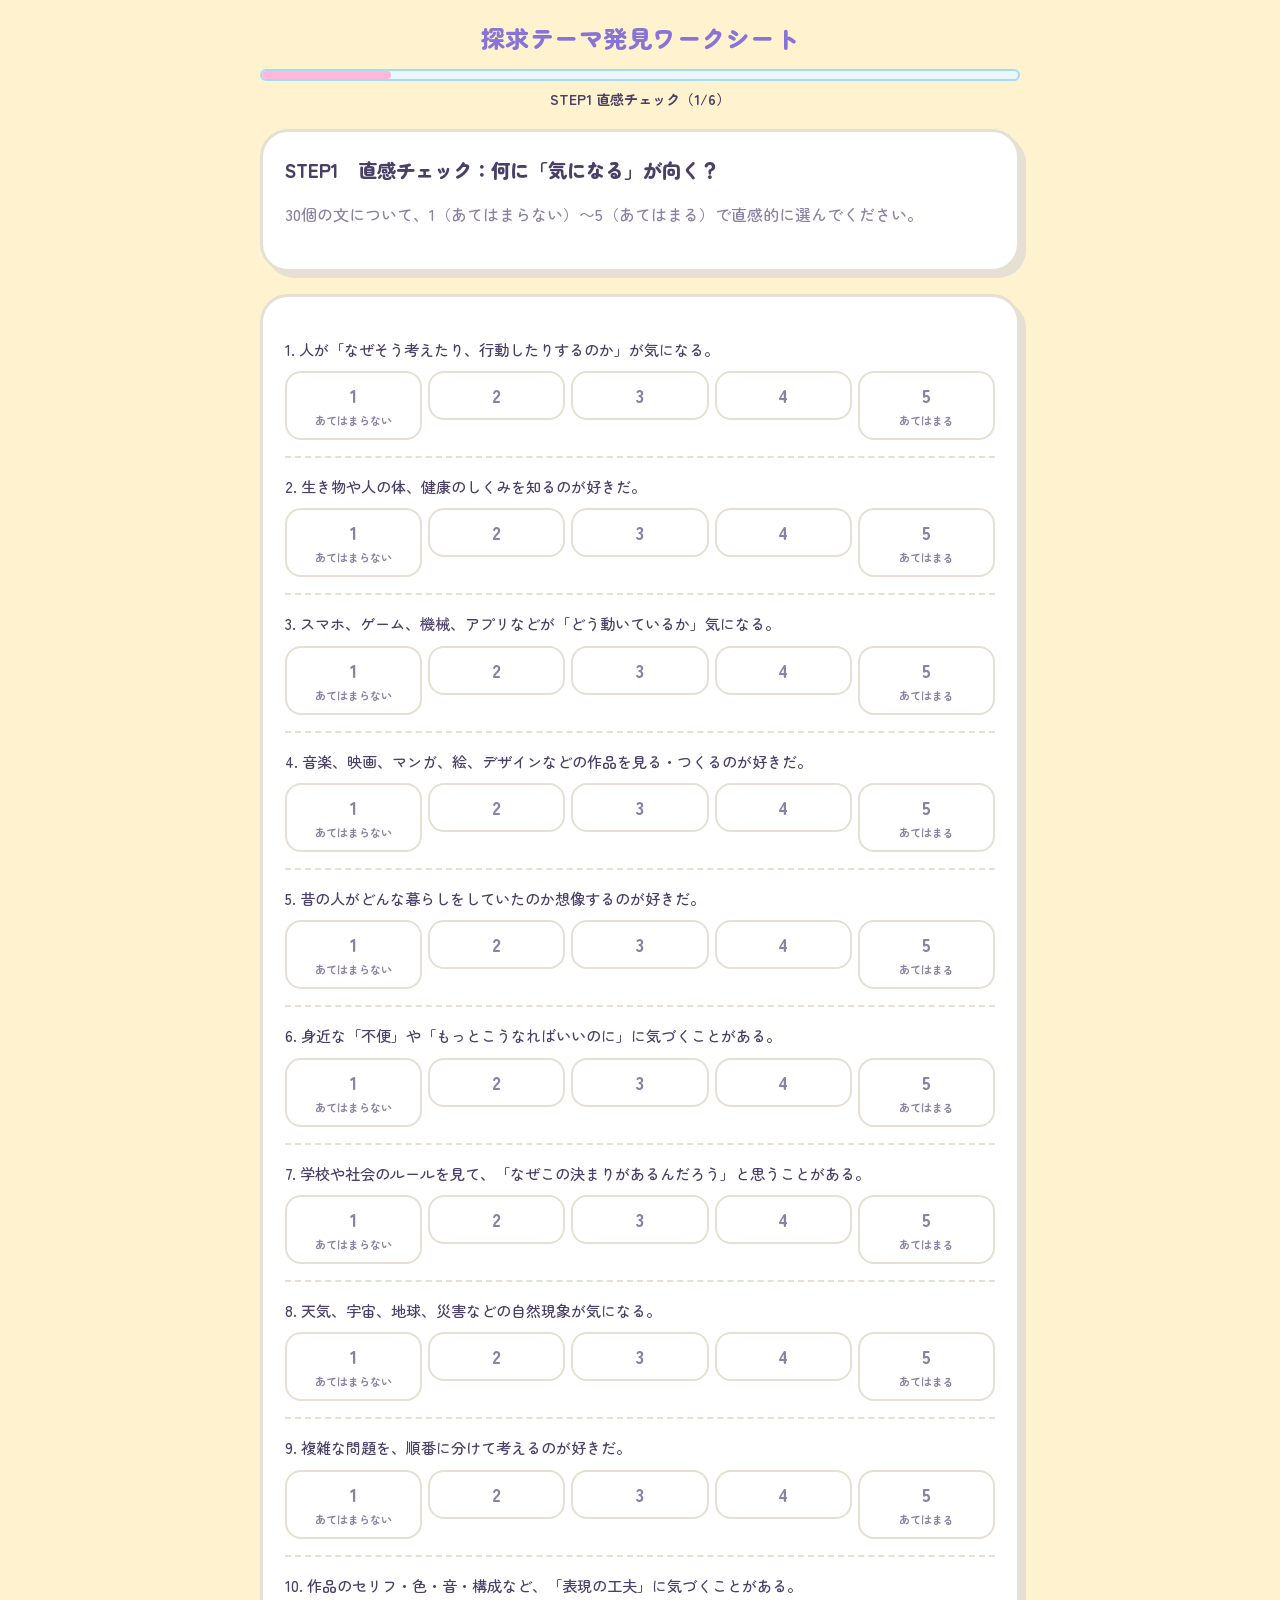
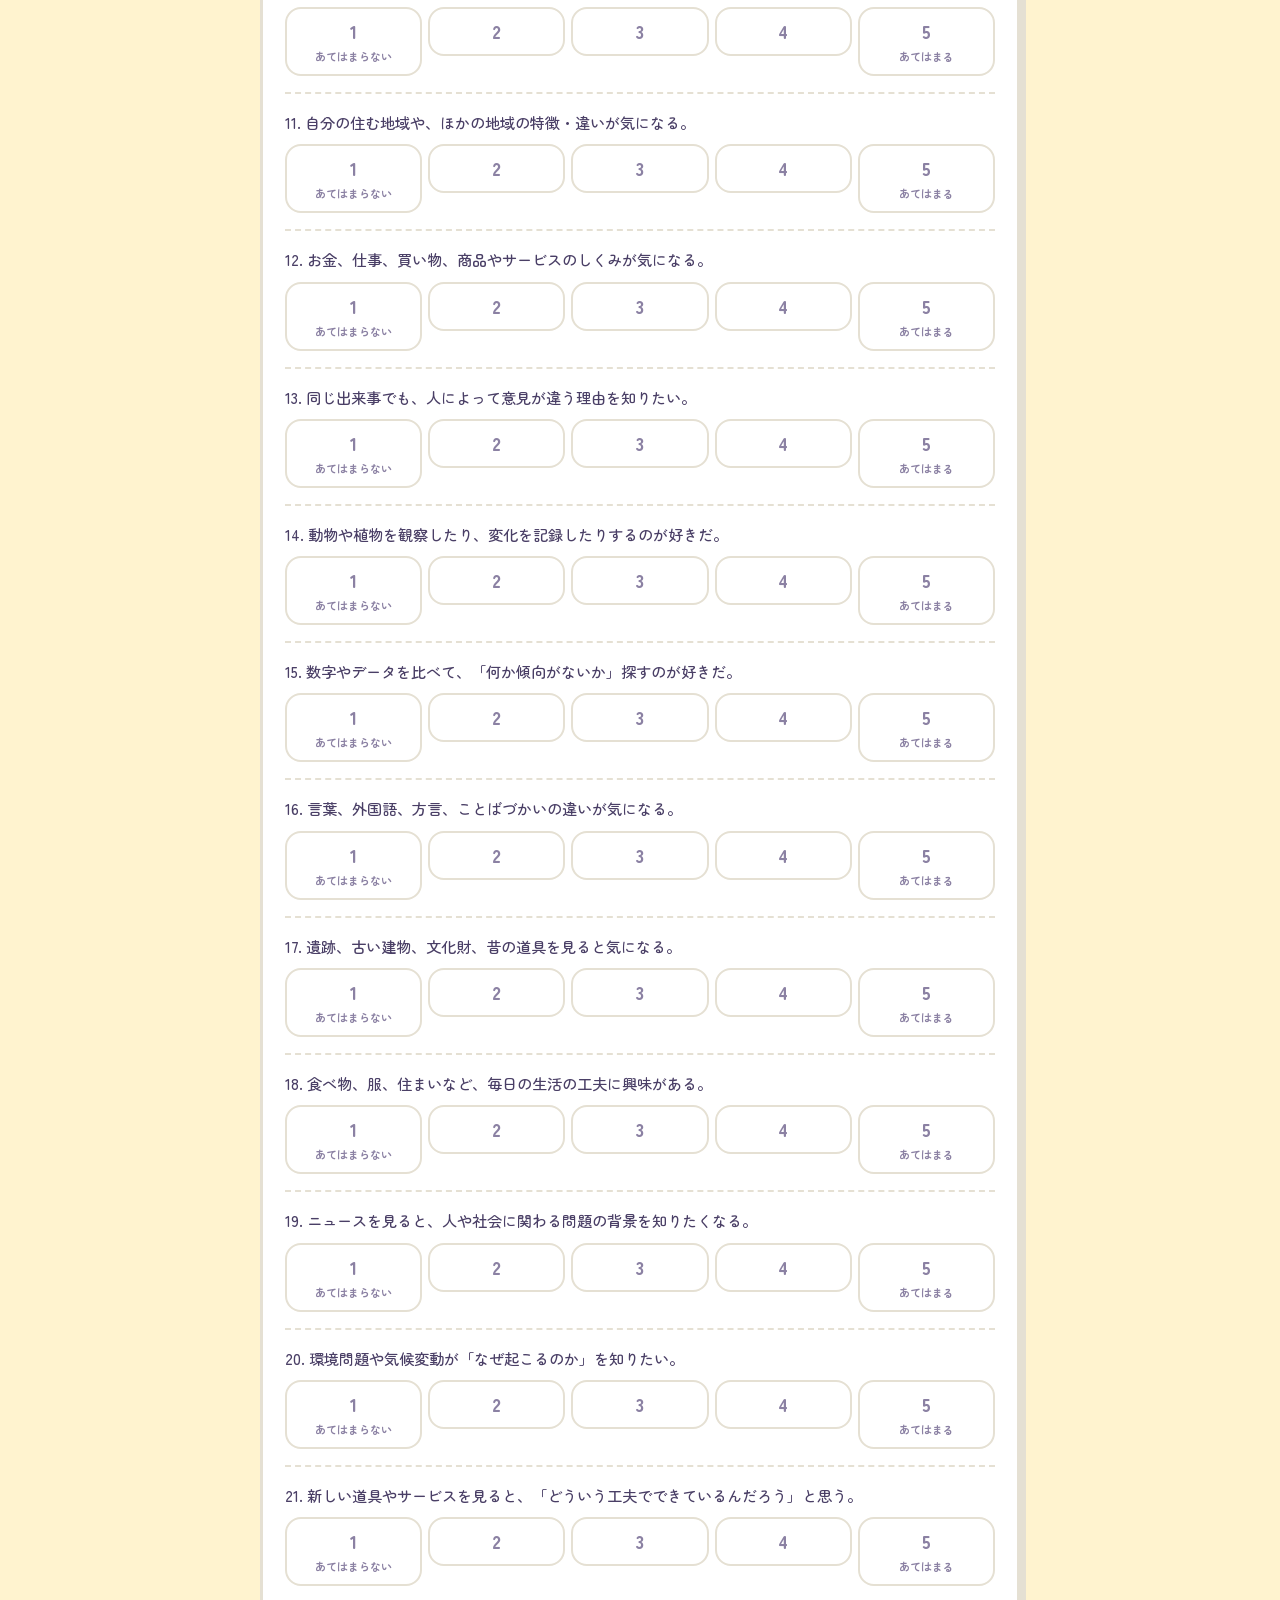
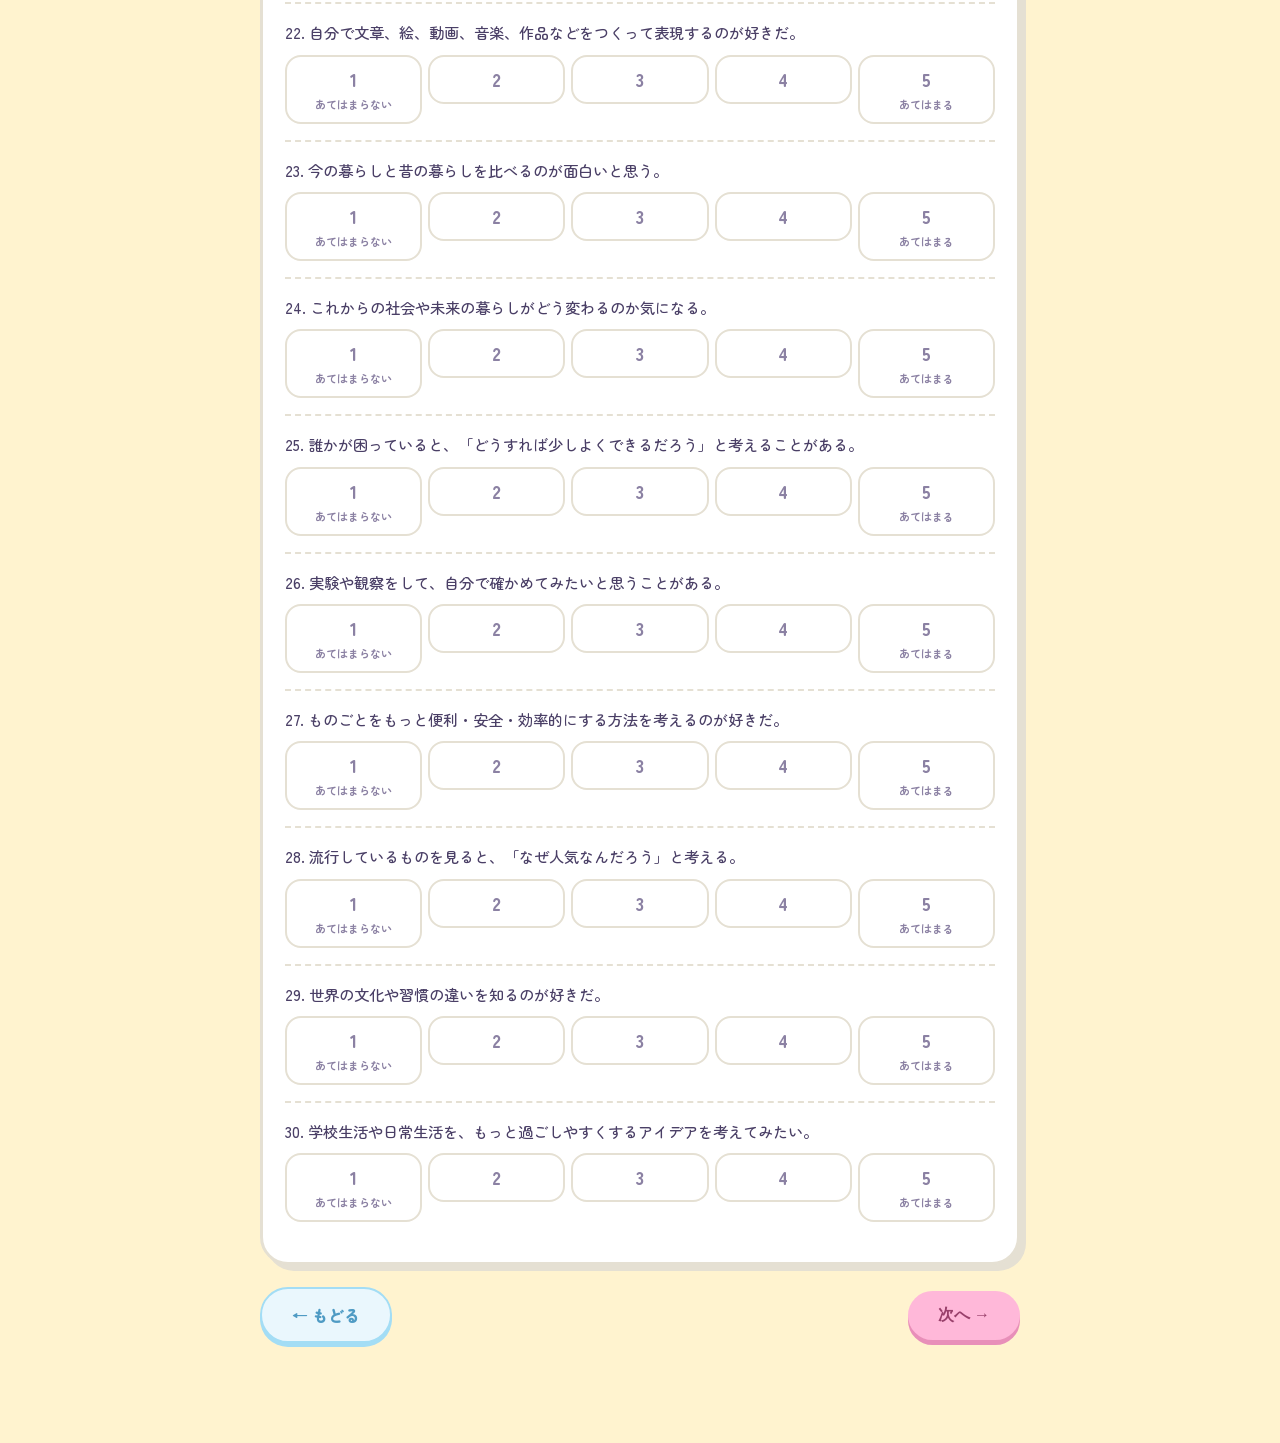
<file: step4.html>
<!DOCTYPE html>
<html lang="ja">
<head>
<meta charset="UTF-8">
<meta name="viewport" content="width=device-width, initial-scale=1.0">
<meta name="robots" content="noindex, nofollow">
<link rel="icon" type="image/jpeg" href="favicon.jpg">
<title>STEP4 掘り下げ｜探求テーマ発見ワークシート</title>
<link rel="stylesheet" href="style.css">
</head>
<body>
<div class="app">
  <div id="app-header"></div>

  <div class="card">
    <h2>STEP4　キーワードを「自分の興味」に近づけよう！</h2>
    <p class="lead">気になったキーワードを1つ選び、次の3つを書きます。短い言葉で大丈夫です。</p>

    <label class="field">① 選んだキーワード
      <select id="keyword"></select>
    </label>
    <label class="field">② どこが気になる？（例：人気の理由／変化／人による違い／仕組み／問題点 など）
      <textarea id="curious"></textarea>
    </label>
    <label class="field">③ 自分との接点は？（例：毎日使う／部活で関わる／ニュースで見た／昔から好き など）
      <textarea id="connection"></textarea>
    </label>
    <label class="field">④ もっと知りたいこと（「実はどうなっているんだろう？」と思うこと）
      <textarea id="wantToKnow"></textarea>
    </label>
  </div>

  <div id="nav"></div>
</div>

<script src="app.js"></script>
<script>
  renderHeader(4);
  const state = loadState();
  if (!state.scores) goTo("step1.html");

  const allKeywords = CAT_ORDER.flatMap(k =>
    (state.keywords[k] || []).concat(state.customKeywords[k] ? [state.customKeywords[k]] : [])
  );

  const select = document.getElementById("keyword");
  if (allKeywords.length === 0) {
    select.innerHTML = `<option value="">（STEP3でキーワードを選んでいません）</option>`;
  } else {
    select.innerHTML = allKeywords.map(kw =>
      `<option value="${kw}" ${state.step4.keyword === kw ? "selected" : ""}>${kw}</option>`
    ).join("");
  }

  document.getElementById("curious").value = state.step4.curious;
  document.getElementById("connection").value = state.step4.connection;
  document.getElementById("wantToKnow").value = state.step4.wantToKnow;

  navButtons("nav", {
    prevHref: "step3.html",
    nextLabel: "次へ →",
    onNext: () => {
      state.step4.keyword = select.value;
      state.step4.curious = document.getElementById("curious").value.trim();
      state.step4.connection = document.getElementById("connection").value.trim();
      state.step4.wantToKnow = document.getElementById("wantToKnow").value.trim();
      saveState(state);
      goTo("step5.html");
    }
  });
</script>
</body>
</html>
</file>
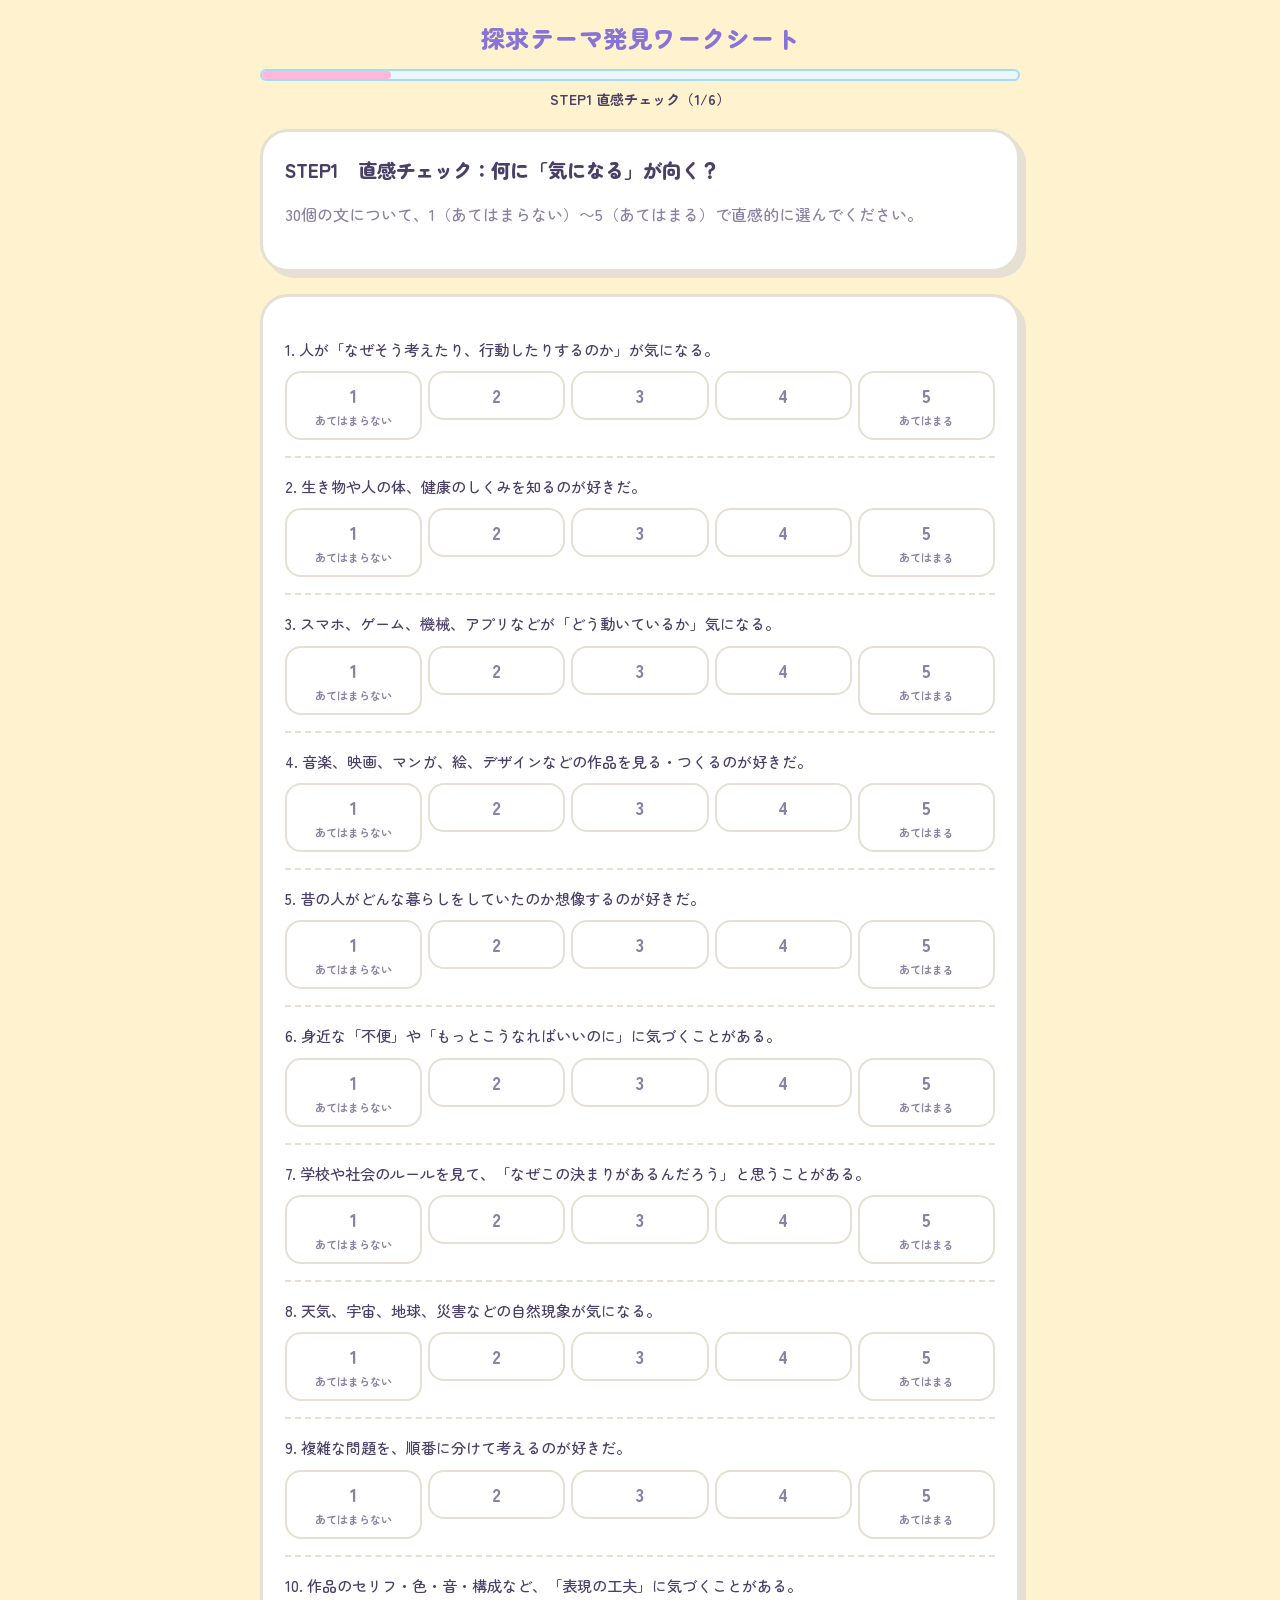
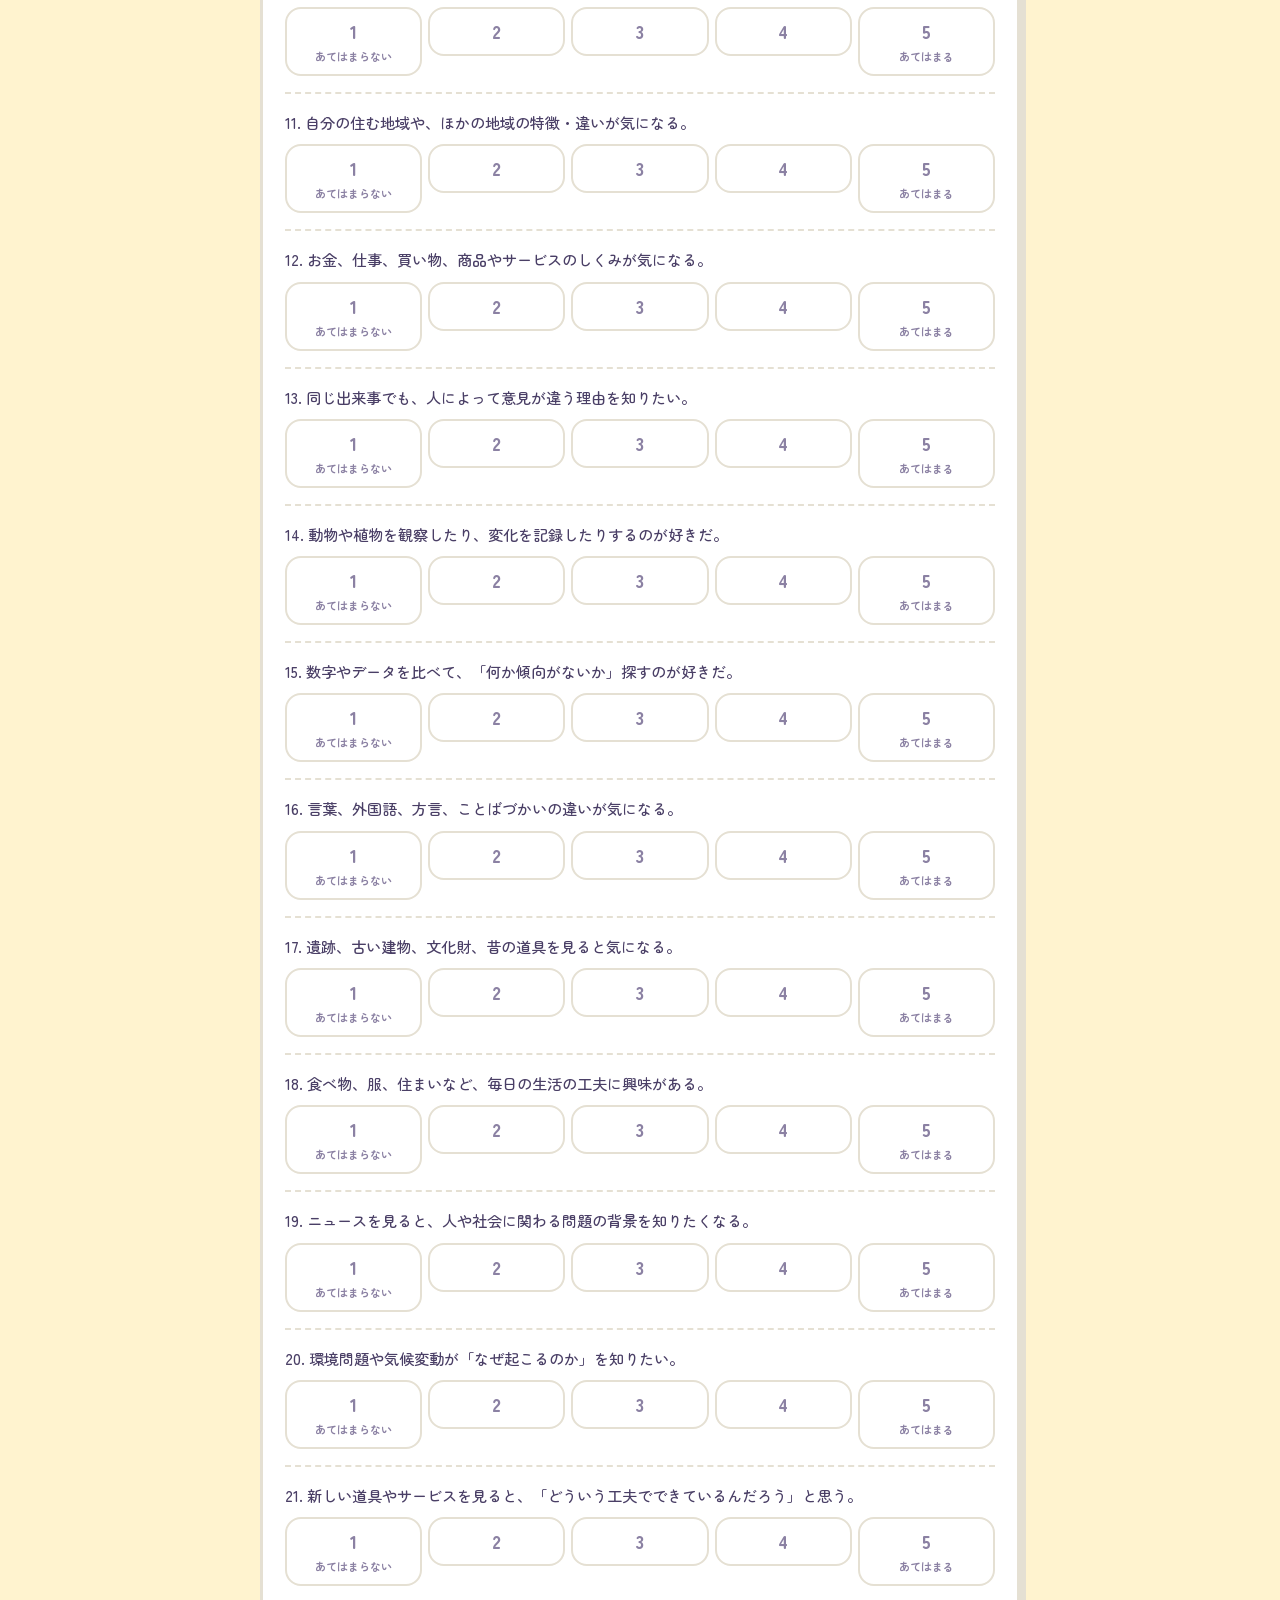
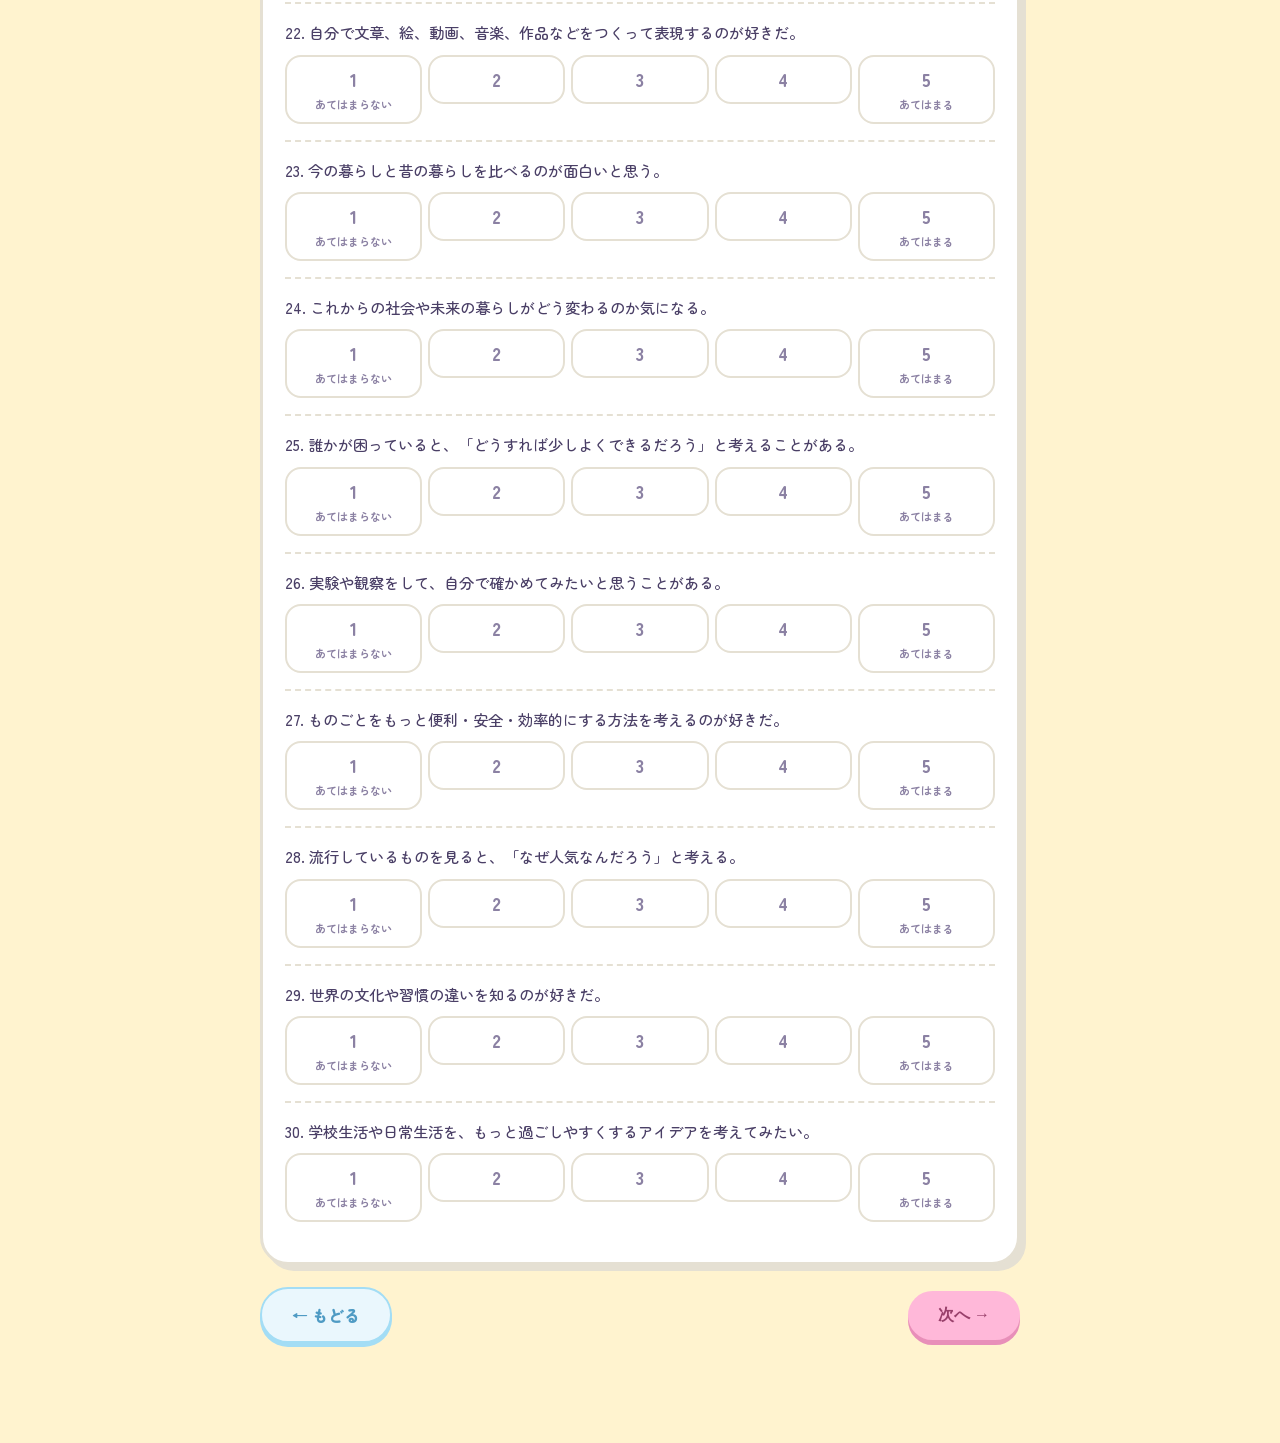
<file: step5.html>
<!DOCTYPE html>
<html lang="ja">
<head>
<meta charset="UTF-8">
<meta name="viewport" content="width=device-width, initial-scale=1.0">
<meta name="robots" content="noindex, nofollow">
<link rel="icon" type="image/jpeg" href="favicon.jpg">
<title>STEP5 問いづくり｜探求テーマ発見ワークシート</title>
<link rel="stylesheet" href="style.css">
</head>
<body>
<div class="app">
  <div id="app-header"></div>

  <div class="card">
    <h2>STEP5　「テーマ」を「探究の問い」に変えよう！</h2>
    <p class="lead">「AI」「音楽」「環境問題」はテーマです。探究では、そこから"自分が確かめたいこと"を問いの形にすると調べやすくなります。</p>

    <h3 style="font-size:.95rem;">使いやすい「問いの型」（参考にしてみよう）</h3>
    <ul class="type-ref-list" id="type-list"></ul>
  </div>

  <div class="card">
    <p class="lead">問いの候補を3つつくってみよう！</p>
    <label class="field">1.
      <input type="text" id="q1">
    </label>
    <label class="field">2.
      <input type="text" id="q2">
    </label>
    <label class="field">3.
      <input type="text" id="q3">
    </label>
  </div>

  <div id="nav"></div>
</div>

<script src="app.js"></script>
<script>
  renderHeader(5);
  const state = loadState();
  if (!state.scores) goTo("step1.html");

  document.getElementById("type-list").innerHTML = QUESTION_TYPES.map(t => `<li>${t}</li>`).join("");

  document.getElementById("q1").value = state.step5.questions[0] || "";
  document.getElementById("q2").value = state.step5.questions[1] || "";
  document.getElementById("q3").value = state.step5.questions[2] || "";

  navButtons("nav", {
    prevHref: "step4.html",
    nextLabel: "次へ →",
    onNext: () => {
      state.step5.questions = [
        document.getElementById("q1").value.trim(),
        document.getElementById("q2").value.trim(),
        document.getElementById("q3").value.trim()
      ];
      saveState(state);
      goTo("step6.html");
    }
  });
</script>
</body>
</html>
</file>
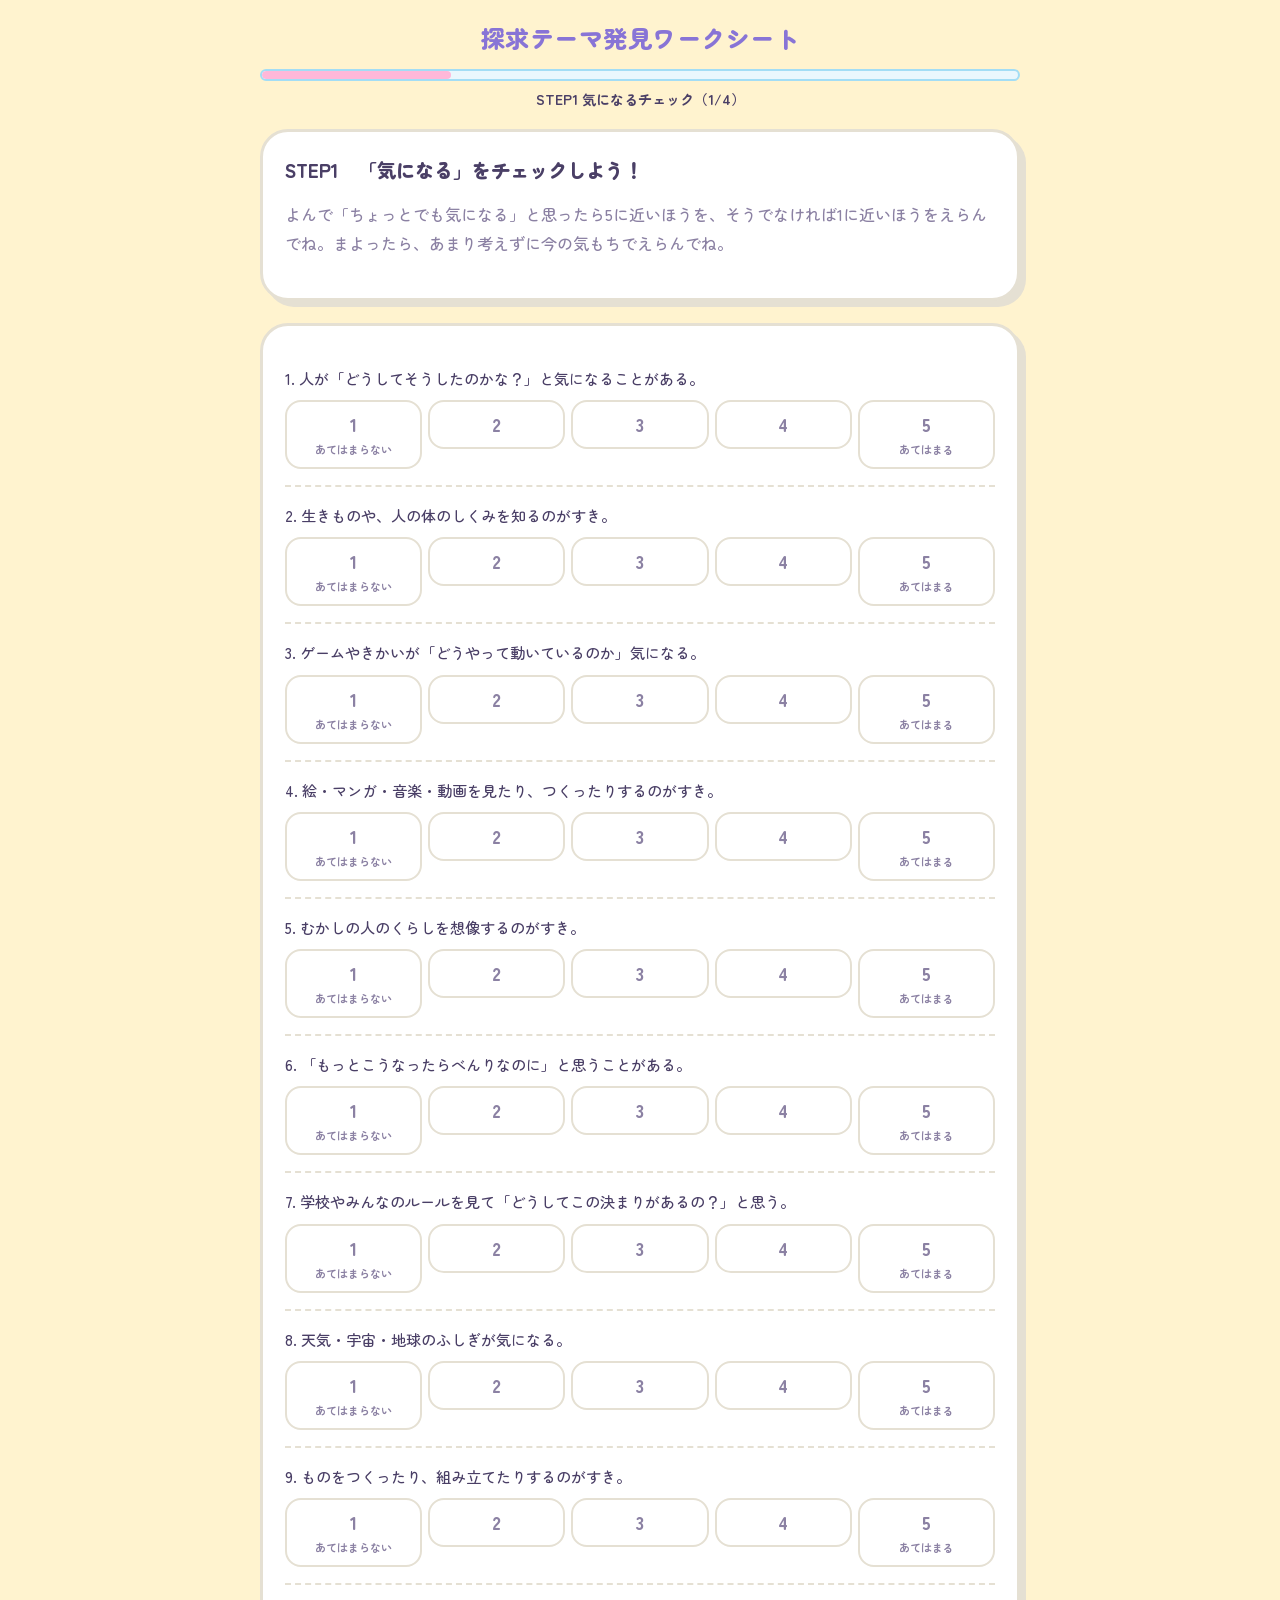
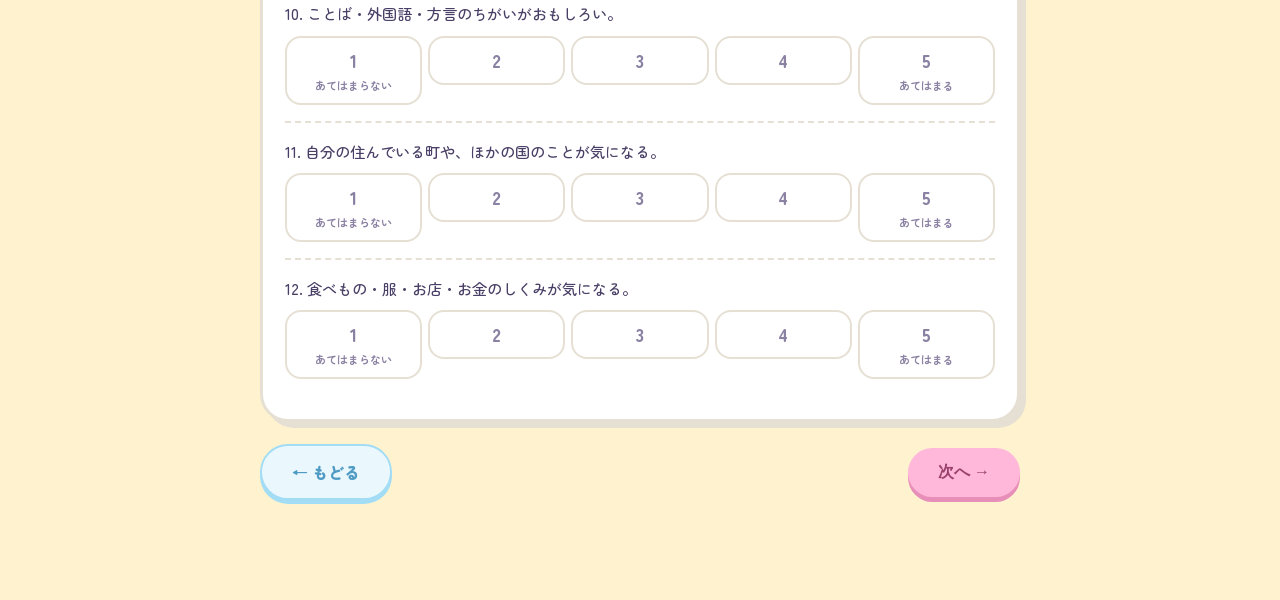
<file: elementary/step1.html>
<!DOCTYPE html>
<html lang="ja">
<head>
<meta charset="UTF-8">
<meta name="viewport" content="width=device-width, initial-scale=1.0">
<meta name="robots" content="noindex, nofollow">
<link rel="icon" type="image/jpeg" href="../favicon.jpg">
<title>STEP1 気になるチェック｜探究テーマ発見ワークシート（小学生版）</title>
<link rel="stylesheet" href="../style.css">
</head>
<body>
<div class="app">
  <div id="app-header"></div>

  <div class="card">
    <h2>STEP1　「気になる」をチェックしよう！</h2>
    <p class="lead">よんで「ちょっとでも気になる」と思ったら5に近いほうを、そうでなければ1に近いほうをえらんでね。まよったら、あまり考えずに今の気もちでえらんでね。</p>
  </div>

  <div class="card" id="questions"></div>

  <div id="nav"></div>
</div>

<script src="../app.js"></script>
<script>
  renderHeader(1, { labels: ES_STEP_LABELS, total: ES_STEP_LABELS.length - 1 });
  const state = esLoadState();

  const wrap = document.getElementById("questions");
  wrap.innerHTML = ES_QUESTIONS.map(q => `
    <div class="question-row">
      <div class="question-text">${q.id}. ${q.text}</div>
      <div class="scale">
        ${[1,2,3,4,5].map(v => `
          <label>
            <input type="radio" name="q${q.id}" value="${v}" ${Number(state.answers[q.id]) === v ? "checked" : ""}>
            <span class="opt"><span class="num">${v}</span>${v === 1 ? "あてはまらない" : v === 5 ? "あてはまる" : ""}</span>
          </label>
        `).join("")}
      </div>
    </div>
  `).join("");

  navButtons("nav", {
    prevHref: "start.html",
    nextLabel: "次へ →",
    onNext: () => {
      const answers = {};
      let missing = 0;
      ES_QUESTIONS.forEach(q => {
        const checked = document.querySelector(`input[name="q${q.id}"]:checked`);
        if (checked) answers[q.id] = Number(checked.value);
        else missing++;
      });
      if (missing > 0) {
        alert(`まだえらんでいないしつもんが ${missing} 個あります。ぜんぶえらんでからすすんでね。`);
        return;
      }
      state.answers = answers;
      state.scores = esComputeScores(answers);
      esSaveState(state);
      goTo("step2.html");
    }
  });
</script>
</body>
</html>
</file>
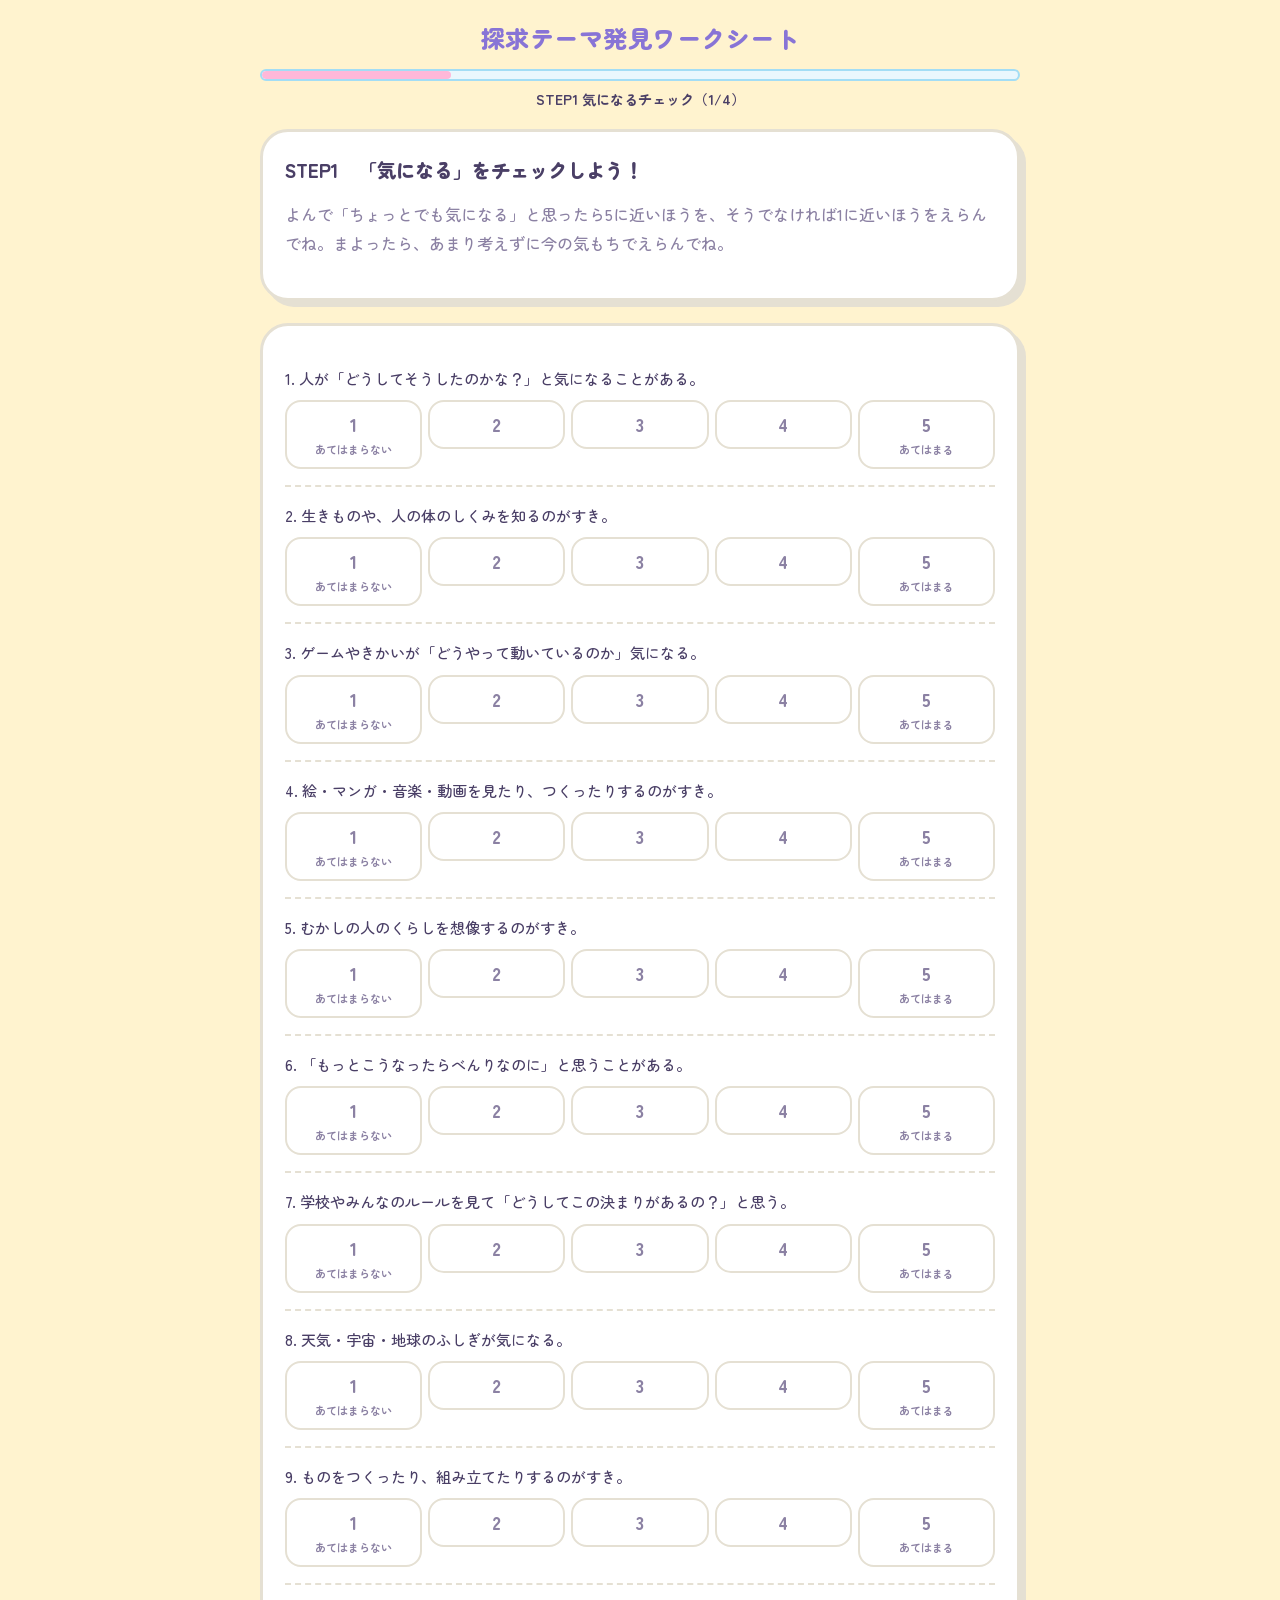
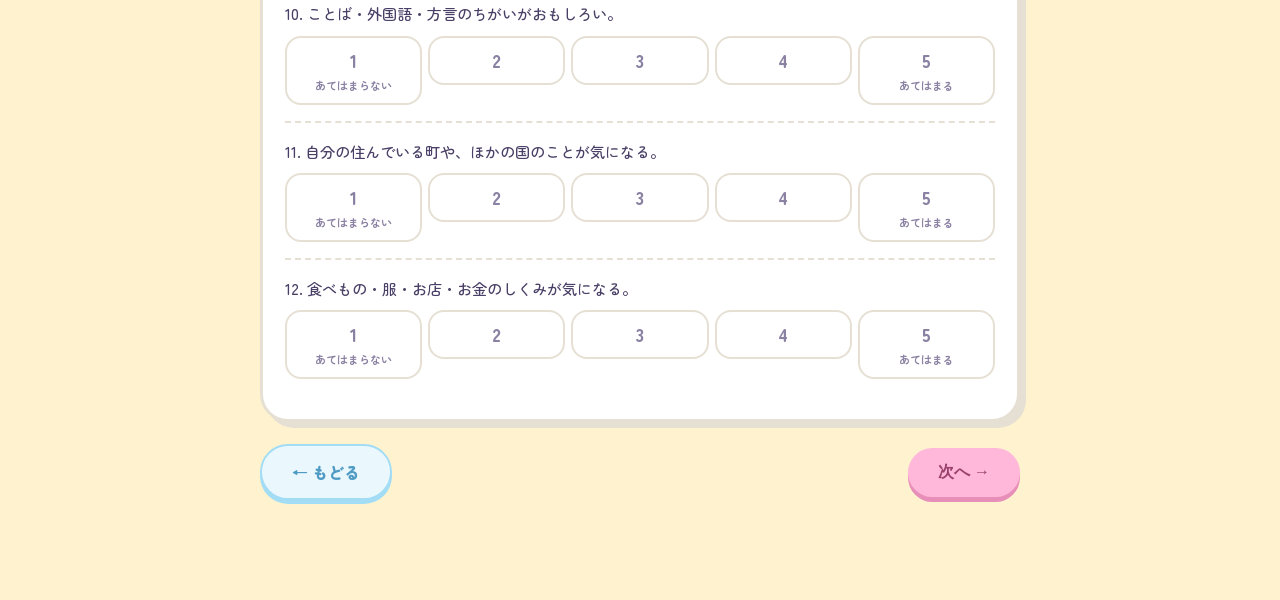
<file: elementary/step3.html>
<!DOCTYPE html>
<html lang="ja">
<head>
<meta charset="UTF-8">
<meta name="viewport" content="width=device-width, initial-scale=1.0">
<meta name="robots" content="noindex, nofollow">
<link rel="icon" type="image/jpeg" href="../favicon.jpg">
<title>STEP3 ことばをあつめよう｜探究テーマ発見ワークシート（小学生版）</title>
<link rel="stylesheet" href="../style.css">
</head>
<body>
<div class="app">
  <div id="app-header"></div>

  <div class="card">
    <h2>STEP3　気になることばをあつめよう！</h2>
    <p class="lead">STEP2で多かったグループを中心に、「ちょっと気になる」ことばを2〜3こえらぼう。自分で思いついたことばを「その他」に書いてもOK！</p>
    <div class="select-count" id="count"></div>
  </div>

  <div class="card" id="cat-list"></div>

  <div id="nav"></div>
</div>

<script src="../app.js"></script>
<script>
  renderHeader(3, { labels: ES_STEP_LABELS, total: ES_STEP_LABELS.length - 1 });
  const state = esLoadState();
  if (!state.scores) goTo("step1.html");

  const order = topCategories(state.scores, 6).map(c => c.key);

  const listEl = document.getElementById("cat-list");
  listEl.innerHTML = order.map(k => {
    const cat = esCategoryByKey(k);
    const selected = state.keywords[k] || [];
    return `
      <div class="cat-block">
        <h3 style="color:${cat.color}">${cat.name}</h3>
        <p class="cat-desc">${cat.desc}</p>
        <div class="chip-grid">
          ${cat.keywords.map(kw => `
            <label class="chip">
              <input type="checkbox" data-cat="${k}" value="${kw}" ${selected.includes(kw) ? "checked" : ""}>
              <span class="chip-label" style="--c:${cat.color}">${kw}</span>
            </label>
          `).join("")}
        </div>
        <label class="field" style="margin-top:10px;">その他（自由記入）
          <input type="text" id="other-${k}" value="${state.customKeywords[k] || ""}" placeholder="思いついたことばがあれば">
        </label>
      </div>
    `;
  }).join("");

  document.querySelectorAll(".chip input").forEach(input => {
    const cat = esCategoryByKey(input.dataset.cat);
    const labelEl = input.nextElementSibling;
    const apply = () => {
      if (input.checked) {
        labelEl.style.background = cat.color;
        labelEl.style.color = "#fff";
      } else {
        labelEl.style.background = "";
        labelEl.style.color = "";
      }
    };
    apply();
    input.addEventListener("change", () => { apply(); updateCount(); });
  });

  function updateCount() {
    const n = document.querySelectorAll(".chip input:checked").length;
    const countEl = document.getElementById("count");
    countEl.textContent = `選択中：${n}個（目安は2〜3個）`;
    countEl.className = "select-count" + (n < 2 || n > 3 ? " warn" : "");
  }
  updateCount();

  navButtons("nav", {
    prevHref: "step2.html",
    nextLabel: "次へ →",
    onNext: () => {
      const keywords = { A: [], B: [], C: [], D: [], E: [], F: [] };
      document.querySelectorAll(".chip input:checked").forEach(input => {
        keywords[input.dataset.cat].push(input.value);
      });
      const customKeywords = {};
      order.forEach(k => {
        customKeywords[k] = document.getElementById(`other-${k}`).value.trim();
      });
      state.keywords = Object.assign(state.keywords, keywords);
      state.customKeywords = Object.assign(state.customKeywords, customKeywords);
      esSaveState(state);
      goTo("step4.html");
    }
  });
</script>
</body>
</html>
</file>
<file: style.css>
@import url('https://fonts.googleapis.com/css2?family=Zen+Maru+Gothic:wght@400;500;700;900&display=swap');

:root {
  --purple: #b9a6f7;
  --purple-dark: #8874d6;
  --pink: #ffb8d9;
  --pink-dark: #e88fb9;
  --blue: #a3ddf5;
  --blue-dark: #4f9bc4;
  --ink: #4a3f66;
  --muted: #8b81a3;
  --bg: #fff3cf;
  --card: #ffffff;
  --border: #e5e0d3;
}

* { box-sizing: border-box; }

body {
  margin: 0;
  min-height: 100vh;
  font-family: "Zen Maru Gothic", "Hiragino Kaku Gothic ProN", "Yu Gothic", sans-serif;
  background: var(--bg);
  color: var(--ink);
  padding: 20px 14px 60px;
}

.app {
  max-width: 760px;
  margin: 0 auto;
}

#app-header {
  margin-bottom: 20px;
}

.app-title {
  font-size: 1.5rem;
  font-weight: 900;
  margin: 0 0 14px;
  color: var(--purple-dark);
  text-align: center;
  letter-spacing: .02em;
}

.progress-track {
  height: 12px;
  background: #eaf7fd;
  border: 2px solid var(--blue);
  border-radius: 99px;
  overflow: hidden;
}

.progress-fill {
  height: 100%;
  background: var(--pink);
  border-radius: 99px;
  transition: width .35s ease;
}

.progress-label {
  text-align: center;
  font-size: .88rem;
  font-weight: 700;
  color: var(--ink);
  margin-top: 8px;
}

.card {
  background: var(--card);
  border: 3px solid var(--border);
  border-radius: 28px;
  padding: 24px 22px;
  margin-bottom: 22px;
  box-shadow: 6px 6px 0 var(--border);
}

.card h2 {
  margin-top: 0;
  font-size: 1.2rem;
  font-weight: 900;
  color: var(--ink);
}

.card p.lead {
  color: var(--muted);
  line-height: 1.8;
  font-weight: 500;
}

label.field {
  display: block;
  margin-bottom: 14px;
  font-weight: 700;
  font-size: .92rem;
}

input[type="text"], input[type="date"], textarea {
  width: 100%;
  margin-top: 6px;
  padding: 12px 14px;
  border-radius: 16px;
  border: 2px solid var(--border);
  font-size: 1rem;
  font-family: inherit;
  background: #fffcff;
  transition: border-color .15s, box-shadow .15s;
}

input[type="text"]:focus, input[type="date"]:focus, textarea:focus {
  outline: none;
  border-color: var(--pink);
  box-shadow: 0 0 0 4px rgba(255, 184, 217, 0.35);
}

select {
  width: 100%;
  margin-top: 6px;
  padding: 12px 42px 12px 16px;
  border-radius: 999px;
  border: 2px solid var(--pink);
  font-size: 1rem;
  font-weight: 700;
  font-family: inherit;
  color: var(--ink);
  background-color: #fffcff;
  background-image: url("data:image/svg+xml;utf8,<svg xmlns='http://www.w3.org/2000/svg' viewBox='0 0 24 24'><path d='M6 9l6 6 6-6' fill='none' stroke='%23e88fb9' stroke-width='2.5' stroke-linecap='round' stroke-linejoin='round'/></svg>");
  background-repeat: no-repeat;
  background-position: right 14px center;
  background-size: 18px;
  appearance: none;
  -webkit-appearance: none;
  -moz-appearance: none;
  cursor: pointer;
  box-shadow: 0 4px 0 var(--pink-dark);
  transition: transform .12s, box-shadow .12s, border-color .15s;
}

select:hover {
  transform: translateY(-2px);
}

select:focus {
  outline: none;
  border-color: var(--pink-dark);
  box-shadow: 0 4px 0 var(--pink-dark), 0 0 0 4px rgba(255, 184, 217, 0.35);
}

textarea { resize: vertical; min-height: 64px; }

.question-row {
  padding: 16px 0;
  border-bottom: 2px dashed var(--border);
}
.question-row:last-child { border-bottom: none; }

.question-text {
  font-size: .95rem;
  font-weight: 500;
  margin-bottom: 10px;
  line-height: 1.6;
}

.scale {
  display: flex;
  gap: 6px;
  justify-content: space-between;
}

.scale label {
  flex: 1;
  text-align: center;
  cursor: pointer;
}

.scale input { display: none; }

.scale .opt {
  display: flex;
  flex-direction: column;
  align-items: center;
  gap: 4px;
  padding: 10px 2px;
  border-radius: 16px;
  border: 2px solid var(--border);
  font-size: .7rem;
  font-weight: 700;
  color: var(--muted);
  transition: transform .12s, box-shadow .12s, background .12s, border-color .12s, color .12s;
}

.scale label:hover .opt {
  transform: translateY(-2px);
}

.scale input:checked + .opt {
  color: #fff;
  border-color: transparent;
  transform: translateY(-2px) scale(1.05);
  box-shadow: 0 4px 0 rgba(0,0,0,0.08);
}

.scale label:nth-child(1) input:checked + .opt { background: #6ec3ff; }
.scale label:nth-child(2) input:checked + .opt { background: #6fe0c3; }
.scale label:nth-child(3) input:checked + .opt { background: #ffd166; }
.scale label:nth-child(4) input:checked + .opt { background: #ff9f6e; }
.scale label:nth-child(5) input:checked + .opt { background: #ff6ea5; }

.scale .num { font-size: 1.1rem; font-weight: 900; }

.hexagon-wrap {
  display: flex;
  justify-content: center;
  padding: 8px 0 4px;
}

.hex-box {
  width: 320px;
  height: 320px;
  max-width: 100%;
  aspect-ratio: 1 / 1;
}

.hex-box-sm {
  width: 280px;
  height: 280px;
}

.top-cats {
  text-align: center;
  font-size: 1rem;
  font-weight: 700;
  color: var(--purple-dark);
  margin-top: 4px;
  line-height: 1.9;
}

.cat-block {
  margin-bottom: 20px;
  padding-bottom: 18px;
  border-bottom: 2px dashed var(--border);
}
.cat-block:last-child { border-bottom: none; margin-bottom: 0; padding-bottom: 0; }

.cat-block h3 {
  font-size: 1.02rem;
  font-weight: 900;
  margin: 0 0 4px;
}

.cat-block .cat-desc {
  font-size: .8rem;
  color: var(--muted);
  font-weight: 500;
  margin: 0 0 12px;
}

.chip-grid {
  display: flex;
  flex-wrap: wrap;
  gap: 9px;
}

.chip {
  position: relative;
}

.chip input { position: absolute; opacity: 0; }

.chip .chip-label {
  display: inline-block;
  padding: 9px 16px;
  border-radius: 999px;
  border: 2px solid transparent;
  background: color-mix(in srgb, var(--c, var(--muted)) 14%, white);
  color: var(--ink);
  font-size: .86rem;
  font-weight: 700;
  cursor: pointer;
  transition: transform .12s, box-shadow .12s, background .12s, color .12s;
}

.chip .chip-label:hover {
  transform: translateY(-2px) scale(1.04);
}

.chip input:checked + .chip-label {
  color: #fff;
  box-shadow: 0 4px 0 rgba(0,0,0,0.08);
  transform: translateY(-2px);
}

.type-ref-list {
  margin: 0;
  padding-left: 1.4em;
  color: var(--ink);
}

.type-ref-list li {
  padding: 7px 0;
  font-size: .92rem;
  font-weight: 500;
  line-height: 1.5;
}

.check-list label, .radio-list label {
  display: flex;
  align-items: flex-start;
  gap: 10px;
  padding: 12px 0;
  border-bottom: 2px dashed var(--border);
  font-size: .92rem;
  font-weight: 500;
  cursor: pointer;
}
.check-list label:last-child, .radio-list label:last-child { border-bottom: none; }

.select-count {
  font-size: .85rem;
  font-weight: 700;
  color: var(--muted);
  margin-top: 10px;
}

.select-count.warn { color: #e8791a; }

.nav-row {
  display: flex;
  justify-content: space-between;
  align-items: center;
  margin: 22px 0 40px;
}

.btn {
  display: inline-block;
  padding: 14px 30px;
  border-radius: 999px;
  font-size: 1rem;
  font-weight: 900;
  border: none;
  cursor: pointer;
  text-decoration: none;
  text-align: center;
  transition: transform .12s, box-shadow .12s;
}

.btn:active { transform: translateY(2px); }

.btn-primary {
  background: var(--pink);
  color: #99406b;
  box-shadow: 0 5px 0 var(--pink-dark);
}
.btn-primary:hover { transform: translateY(-2px); box-shadow: 0 7px 0 var(--pink-dark); }
.btn-primary:disabled { opacity: .5; cursor: not-allowed; box-shadow: none; }

.btn-ghost {
  background: #eaf7fd;
  color: var(--blue-dark);
  border: 2px solid var(--blue);
  box-shadow: 0 4px 0 var(--blue);
}
.btn-ghost:hover { transform: translateY(-2px); }

.intro-buttons { text-align: center; margin-top: 24px; }

.login-card { position: relative; }

.staff-link {
  position: absolute;
  top: 14px;
  right: 16px;
  background: none;
  border: none;
  padding: 4px 6px;
  font-family: inherit;
  font-size: .75rem;
  font-weight: 700;
  color: var(--muted);
  text-decoration: underline;
  cursor: pointer;
}
.staff-link:hover { color: var(--blue-dark); }

.summary-box {
  background: #fffaf0;
  border: 2px dashed var(--border);
  border-radius: 18px;
  padding: 16px 18px;
  white-space: pre-wrap;
  font-size: .85rem;
  color: var(--ink);
  line-height: 1.6;
}

.final-actions {
  display: flex;
  flex-wrap: wrap;
  gap: 12px;
  justify-content: center;
  margin: 20px 0 8px;
}

.hint {
  font-size: .8rem;
  color: var(--muted);
  margin-top: 4px;
}

.done-banner {
  text-align: center;
  font-weight: 900;
  color: #1f9d5a;
  background: #eafff2;
  border: 2px solid #b8f3d1;
  border-radius: 18px;
  padding: 14px;
  margin-bottom: 16px;
}

@media print {
  #app-header, .nav-row, .final-actions, .btn { display: none !important; }
}

/* ---------------- responsive: tablet ---------------- */
@media (max-width: 768px) {
  body { padding: 18px 12px 48px; }
  .app-title { font-size: 1.3rem; }
  .card { padding: 20px 16px; border-radius: 22px; }
  .card h2 { font-size: 1.1rem; }
}

/* ---------------- responsive: phone ---------------- */
@media (max-width: 480px) {
  body { padding: 14px 10px 40px; }
  .app-title { font-size: 1.1rem; letter-spacing: 0; }
  .progress-label { font-size: .8rem; }

  .card { padding: 16px 14px; border-radius: 18px; box-shadow: 4px 4px 0 var(--border); }
  .card h2 { font-size: 1rem; }
  .card p.lead { font-size: .9rem; }

  .question-text { font-size: .88rem; }
  .scale { gap: 4px; }
  .scale .opt { padding: 8px 2px; font-size: .62rem; border-radius: 12px; }
  .scale .num { font-size: .95rem; }

  .hex-box { width: min(280px, 78vw); height: min(280px, 78vw); }
  .hex-box-sm { width: min(240px, 70vw); height: min(240px, 70vw); }

  .btn { padding: 12px 20px; font-size: .92rem; }
  .final-actions { flex-direction: column; align-items: stretch; }
  .final-actions .btn { width: 100%; }

  .chip .chip-label { padding: 8px 12px; font-size: .8rem; }
  .cat-block h3 { font-size: .95rem; }

  select { padding: 12px 38px 12px 14px; font-size: .95rem; }
}
</file>
